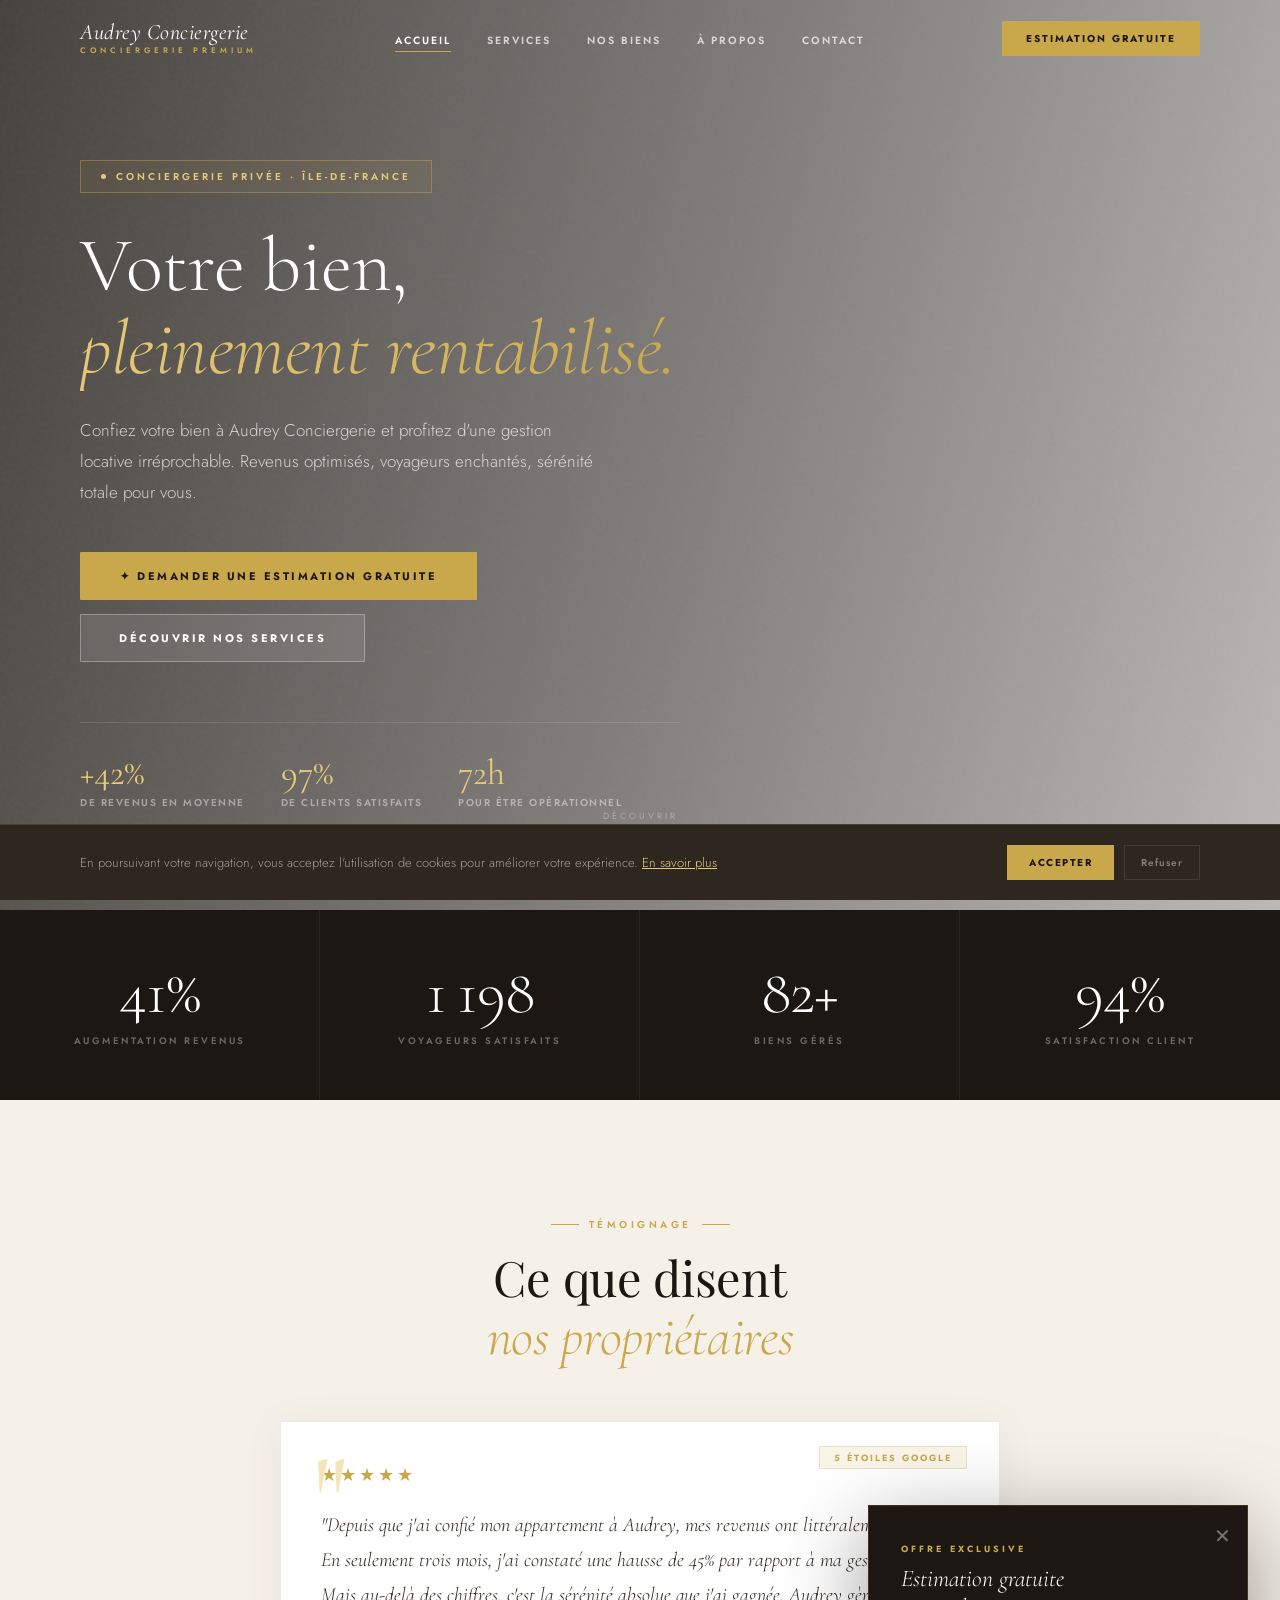
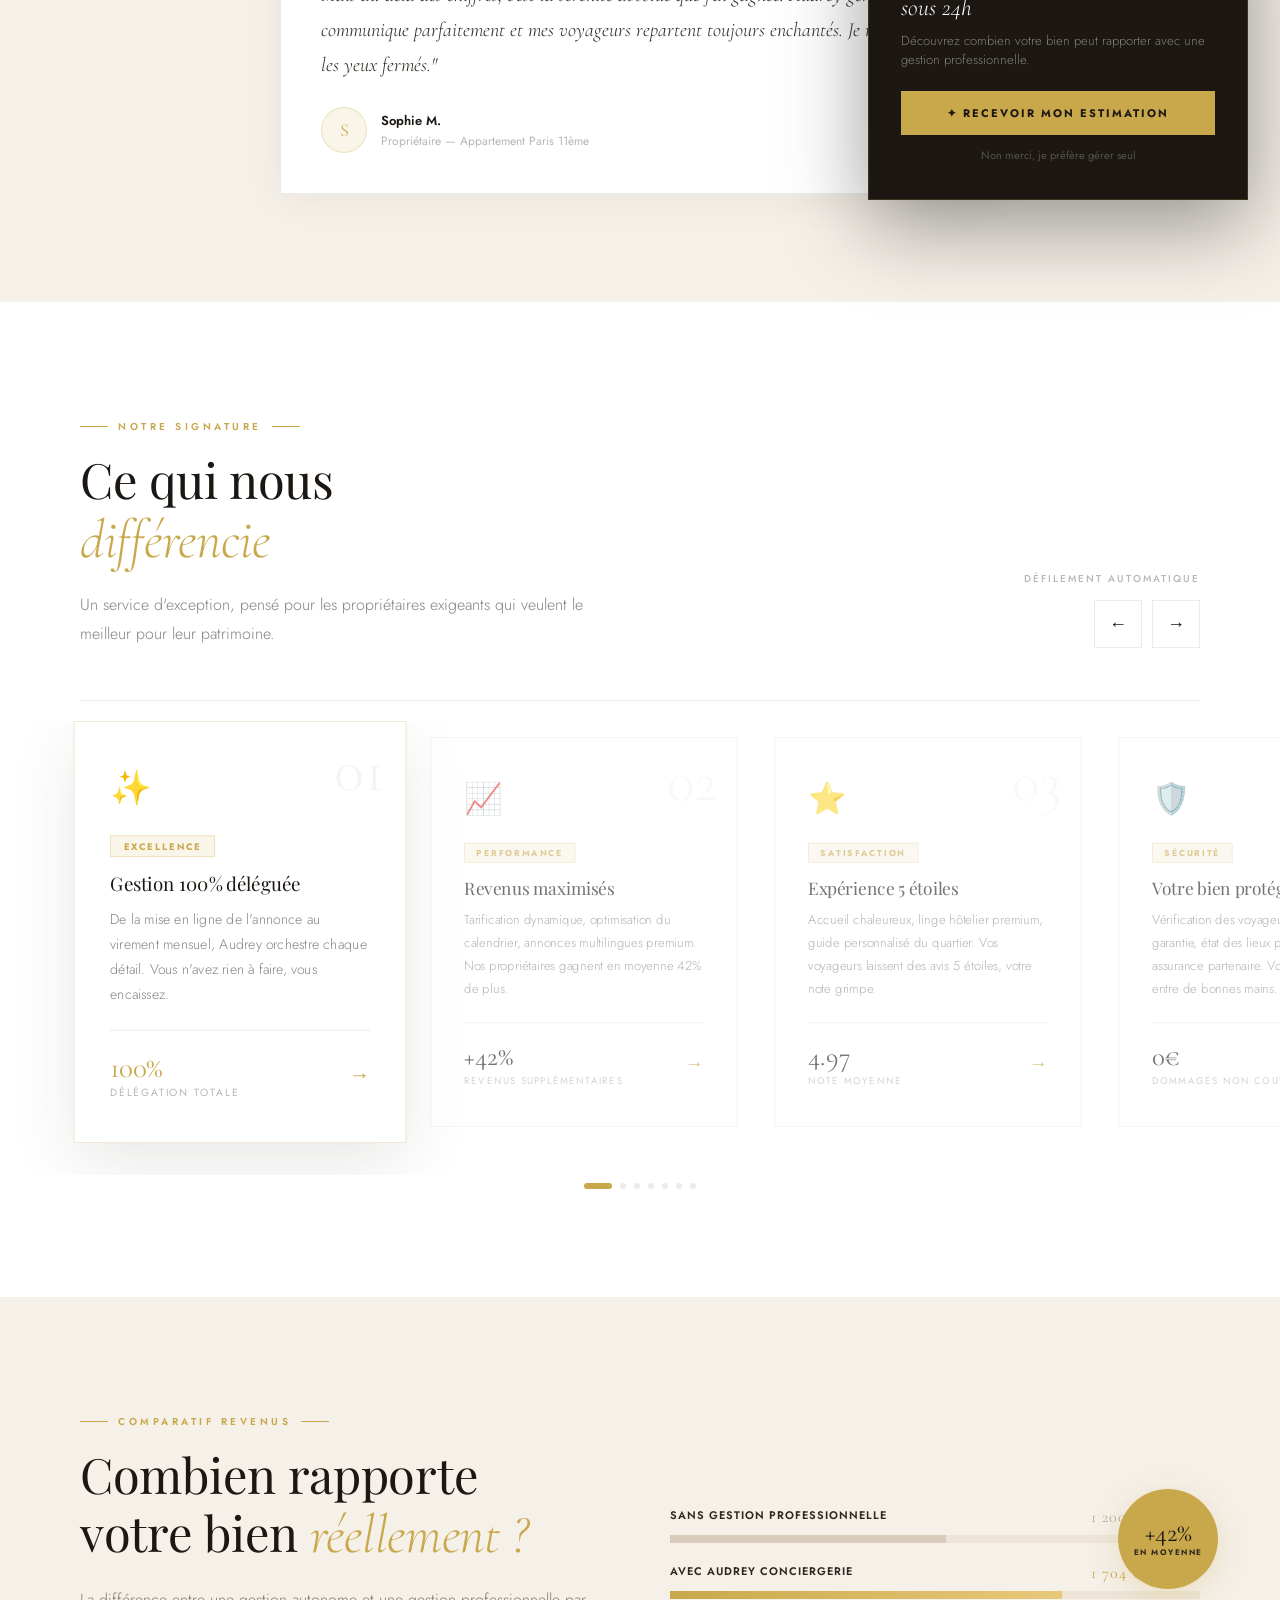
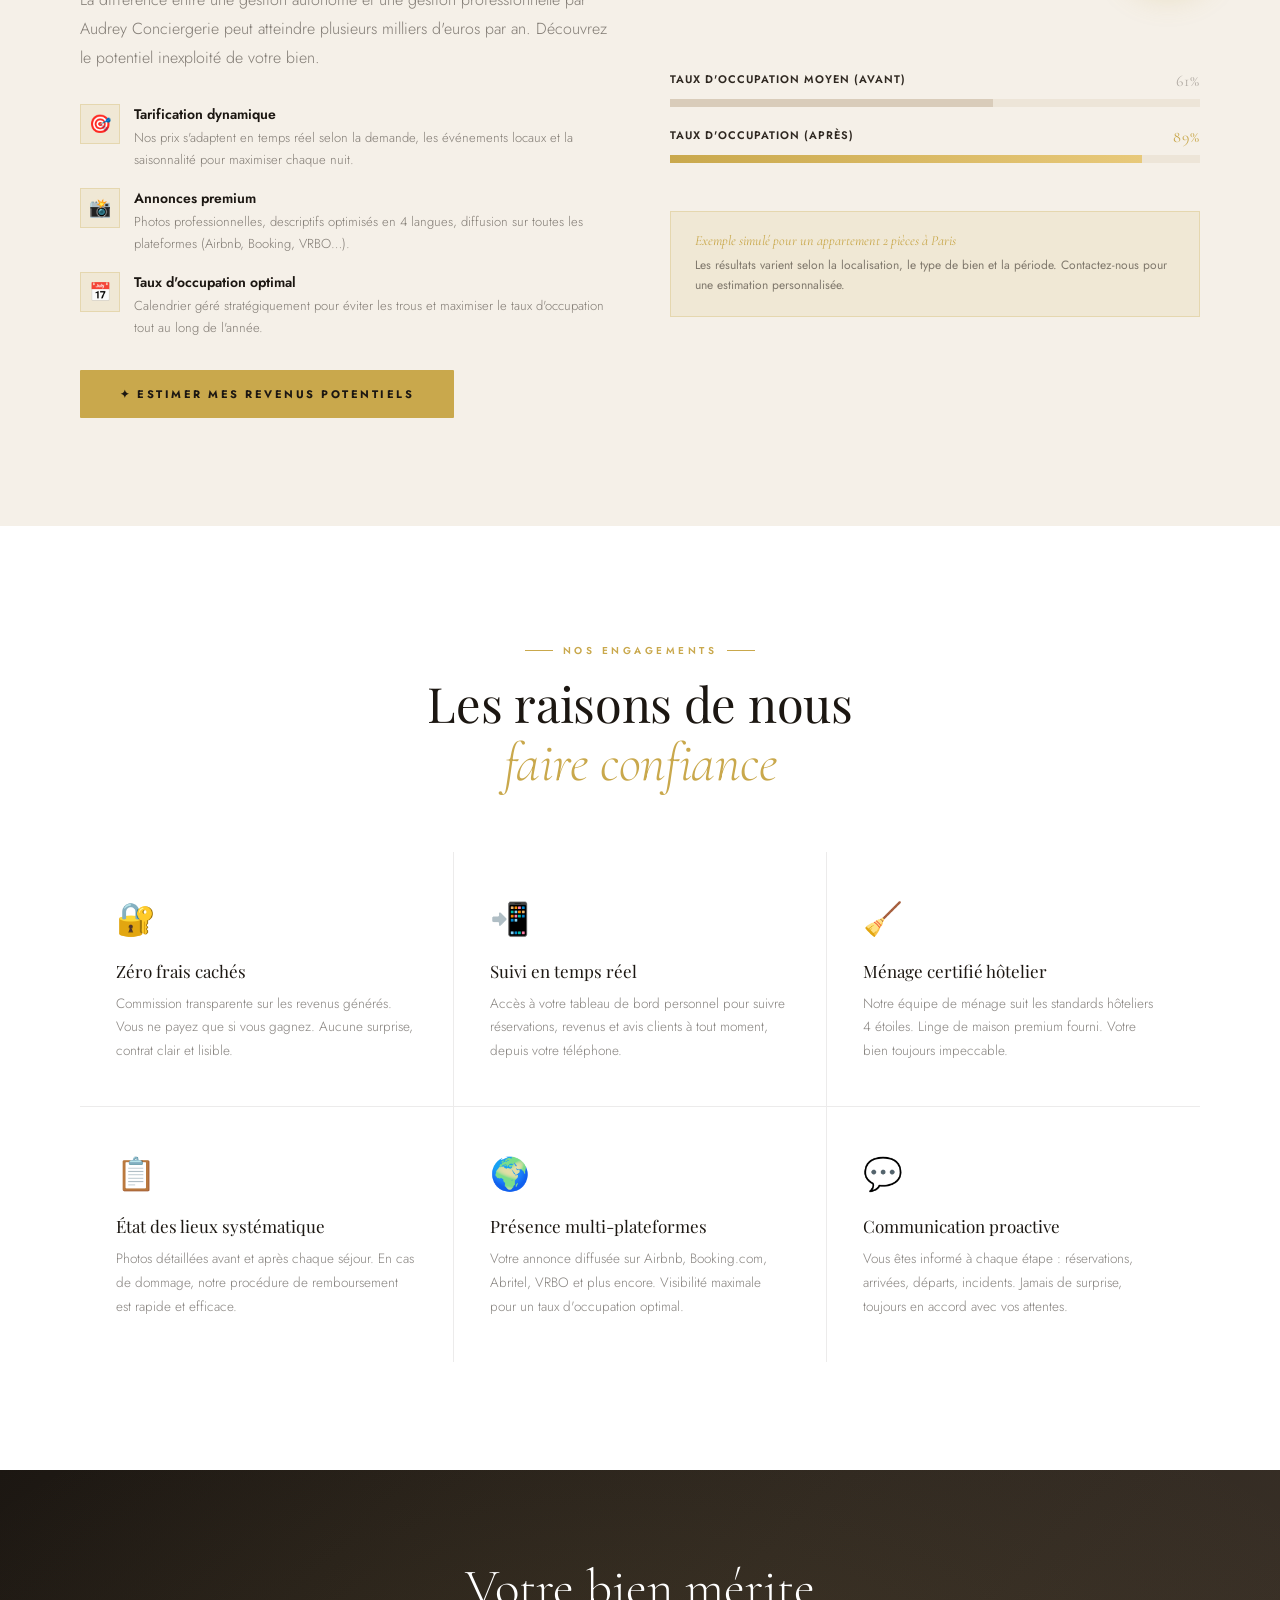
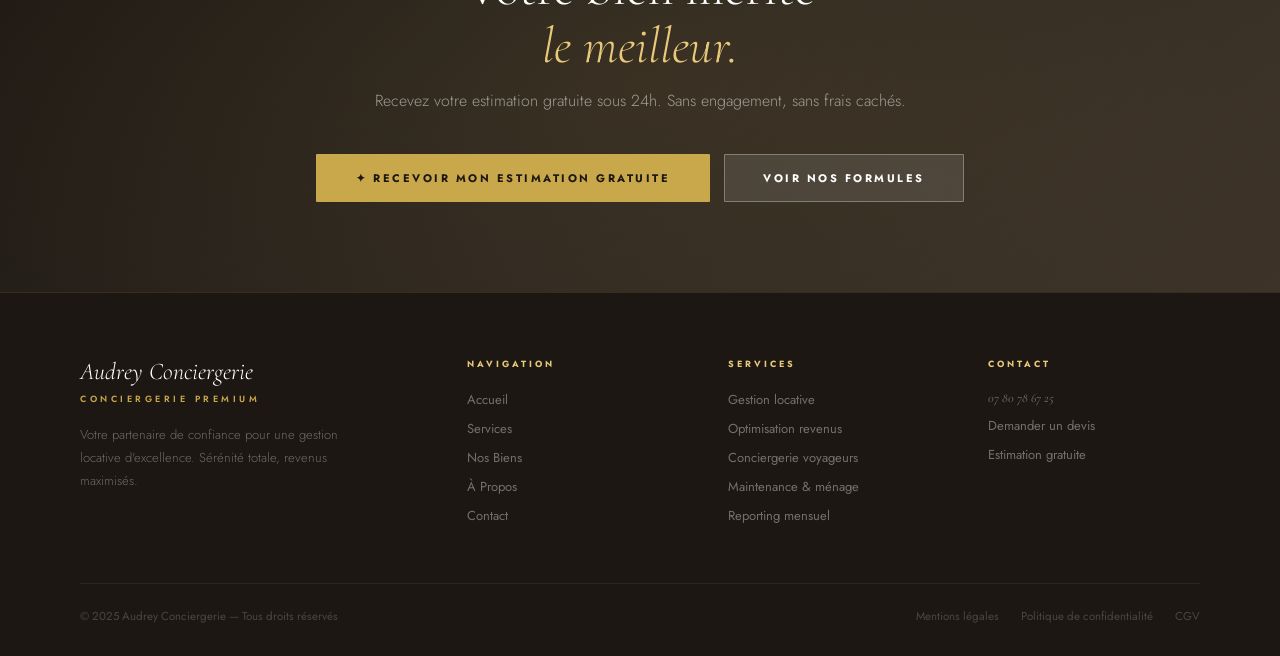
<file: index.html>
<!DOCTYPE html>
<html lang="fr">
<head>
  <meta charset="UTF-8"/>
  <meta name="viewport" content="width=device-width,initial-scale=1.0"/>
  <meta name="description" content="Audrey Conciergerie, votre partenaire de gestion locative haut de gamme. +42% de revenus en moyenne, 97% de clients satisfaits. Estimation gratuite sous 24h."/>
  <meta name="keywords" content="conciergerie, gestion locative, Airbnb, location saisonnière, revenus locatifs, conciergerie premium"/>
  <meta property="og:title" content="Audrey Conciergerie — Gestion Locative Premium & Maximisation des Revenus"/>
  <meta property="og:description" content="Audrey Conciergerie, votre partenaire de gestion locative haut de gamme. +42% de revenus en moyenne, 97% de clients satisfaits. Estimation gratuite sous 24h."/>
  <meta property="og:type" content="website"/>
  <title>Audrey Conciergerie — Gestion Locative Premium & Maximisation des Revenus</title>
  <link rel="stylesheet" href="style.css"/>
</head>
<body>
<!-- ── Navigation ── -->
<nav id="NAV" class="top">
  <a class="nav-logo" href="index.html">
    <div class="nav-logo-name">Audrey Conciergerie</div>
    <div class="nav-logo-sub">Conciergerie Premium</div>
  </a>
  <ul class="nav-links"><li><a href="index.html" class="active">Accueil</a></li><li><a href="services.html">Services</a></li><li><a href="biens.html">Nos Biens</a></li><li><a href="apropos.html">À Propos</a></li><li><a href="contact.html">Contact</a></li></ul>
  <a href="contact.html" class="nav-cta">Estimation gratuite</a>
  <button class="nav-burger" onclick="openMob()"><span></span><span></span><span></span></button>
</nav>
<!-- ── Mobile menu ── -->
<div id="MOB">
  <button class="mob-close" onclick="closeMob()">✕</button>
  <a href="index.html" onclick="closeMob()">Accueil</a>
  <a href="services.html" onclick="closeMob()">Services</a>
  <a href="biens.html" onclick="closeMob()">Nos Biens</a>
  <a href="apropos.html" onclick="closeMob()">À Propos</a>
  <a href="contact.html" onclick="closeMob()">Contact</a>
  <a href="tel:+33780786725" class="mob-phone">07 80 78 67 25</a>
</div>
<!-- ── Popup devis ── -->
<div class="popup-ov" id="POPUP_OV"></div>
<div class="popup-box" id="POPUP">
  <button class="popup-close" id="POPUP_CLOSE">✕</button>
  <div class="popup-tag">Offre Exclusive</div>
  <div class="popup-title">Estimation gratuite<br/>sous 24h</div>
  <div class="popup-sub">Découvrez combien votre bien peut rapporter avec une gestion professionnelle.</div>
  <a href="contact.html" class="popup-btn">✦ Recevoir mon estimation</a>
  <div class="popup-dismiss" id="POPUP_DISMISS">Non merci, je préfère gérer seul</div>
</div>
<!-- ── Bannière cookies ── -->
<div id="COOKIE">
  <p class="cookie-text">
    En poursuivant votre navigation, vous acceptez l'utilisation de cookies pour améliorer votre expérience.
    <a href="#">En savoir plus</a>
  </p>
  <div class="cookie-actions">
    <button class="cookie-accept" id="COOKIE_ACCEPT">Accepter</button>
    <button class="cookie-refuse" id="COOKIE_REFUSE">Refuser</button>
  </div>
</div>

<!-- ══ HERO ══ -->
<!-- REMPLACER PAR IMAGE RÉELLE DU CLIENT DEPUIS GOOGLE -->
<section class="hero">
  <div class="hero-bg"></div>
  <div class="hero-overlay"></div>
  <div class="hero-grain"></div>
  <div class="hero-content rv">
    <div class="hero-badge"><div class="hero-badge-dot"></div>Conciergerie Privée · Île-de-France</div>
    <h1 class="hero-title">
      Votre bien,<br/>
      <em>pleinement rentabilisé.</em>
    </h1>
    <p class="hero-sub">
      Confiez votre bien à Audrey Conciergerie et profitez d'une gestion locative irréprochable.
      Revenus optimisés, voyageurs enchantés, sérénité totale pour vous.
    </p>
    <div class="hero-actions">
      <a href="contact.html" class="btn-or"><span>✦ Demander une estimation gratuite</span></a>
      <a href="services.html" class="btn-wh"><span>Découvrir nos services</span></a>
    </div>
    <div class="hero-stats">
      <div>
        <div class="hero-stat-val">+42%</div>
        <div class="hero-stat-lbl">de revenus en moyenne</div>
      </div>
      <div>
        <div class="hero-stat-val">97%</div>
        <div class="hero-stat-lbl">de clients satisfaits</div>
      </div>
      <div>
        <div class="hero-stat-val">72h</div>
        <div class="hero-stat-lbl">pour être opérationnel</div>
      </div>
    </div>
  </div>
  <div class="hero-scroll">
    <span>Découvrir</span>
    <div class="hero-scroll-line"></div>
  </div>
</section>

<!-- ══ COMPTEURS ══ -->
<div class="counters-band">
  <div class="counter-item rv">
    <div class="counter-val"><span data-target="42" data-suffix="%">0%</span></div>
    <div class="counter-lbl">Augmentation revenus</div>
  </div>
  <div class="counter-item rv">
    <div class="counter-val"><span data-target="1240" data-suffix="">0</span></div>
    <div class="counter-lbl">Voyageurs satisfaits</div>
  </div>
  <div class="counter-item rv">
    <div class="counter-val"><span data-target="85" data-suffix="+">0+</span></div>
    <div class="counter-lbl">Biens gérés</div>
  </div>
  <div class="counter-item rv">
    <div class="counter-val"><span data-target="97" data-suffix="%">0%</span></div>
    <div class="counter-lbl">Satisfaction client</div>
  </div>
</div>

<!-- ══ AVIS CLIENT ══ -->
<section class="section section-beige">
  <div class="section-center">
    <div class="s-tag rv">Témoignage</div>
    <h2 class="s-title rv">Ce que disent<br/><em>nos propriétaires</em></h2>
  </div>
  <div style="margin-top:52px">
    <div class="review-card rv-s">
      <div class="review-badge">5 étoiles Google</div>
      <div class="review-stars">★★★★★</div>
      <p class="review-text">
        "Depuis que j'ai confié mon appartement à Audrey, mes revenus ont littéralement explosé.
        En seulement trois mois, j'ai constaté une hausse de 45% par rapport à ma gestion seule.
        Mais au-delà des chiffres, c'est la sérénité absolue que j'ai gagnée. Audrey gère tout,
        communique parfaitement et mes voyageurs repartent toujours enchantés. Je recommande
        les yeux fermés."
      </p>
      <div style="display:flex;align-items:center;gap:14px">
        <div style="width:46px;height:46px;background:var(--or4);border:1px solid var(--bdor);border-radius:50%;display:flex;align-items:center;justify-content:center;font-family:var(--fd);font-size:18px;color:var(--or)">S</div>
        <div>
          <div class="review-author-name">Sophie M.</div>
          <div class="review-author-sub">Propriétaire — Appartement Paris 11ème</div>
        </div>
      </div>
    </div>
  </div>
</section>

<!-- ══ CAROUSEL CE QUI NOUS DIFFÉRENCIE ══ -->
<section class="diff-sec">
  <div class="diff-header">
    <div>
      <div class="s-tag rv">Notre signature</div>
      <h2 class="s-title rv">Ce qui nous<br/><em>différencie</em></h2>
      <p class="s-desc rv">Un service d'exception, pensé pour les propriétaires exigeants qui veulent le meilleur pour leur patrimoine.</p>
    </div>
    <div class="diff-nav-row rv">
      <div class="diff-hint">Défilement automatique</div>
      <div class="diff-arrows">
        <button class="diff-arrow" id="DIFF_PREV">←</button>
        <button class="diff-arrow" id="DIFF_NEXT">→</button>
      </div>
    </div>
  </div>
  <div class="diff-progress-bar"><div class="diff-progress-fill" id="DIFF_PROG"></div></div>
  <div class="diff-track" id="DIFF_TRACK">

    <div class="diff-card">
      <div class="diff-card-num">01</div>
      <div class="diff-card-icon">✨</div>
      <div class="diff-card-chip">Excellence</div>
      <div class="diff-card-title">Gestion 100% déléguée</div>
      <p class="diff-card-desc">De la mise en ligne de l'annonce au virement mensuel, Audrey orchestre chaque détail. Vous n'avez rien à faire, vous encaissez.</p>
      <div class="diff-card-metric">
        <div><div class="diff-metric-val">100%</div><div class="diff-metric-lbl">Délégation totale</div></div>
        <div style="color:var(--or);font-size:20px">→</div>
      </div>
    </div>

    <div class="diff-card">
      <div class="diff-card-num">02</div>
      <div class="diff-card-icon">📈</div>
      <div class="diff-card-chip">Performance</div>
      <div class="diff-card-title">Revenus maximisés</div>
      <p class="diff-card-desc">Tarification dynamique, optimisation du calendrier, annonces multilingues premium. Nos propriétaires gagnent en moyenne 42% de plus.</p>
      <div class="diff-card-metric">
        <div><div class="diff-metric-val">+42%</div><div class="diff-metric-lbl">Revenus supplémentaires</div></div>
        <div style="color:var(--or);font-size:20px">→</div>
      </div>
    </div>

    <div class="diff-card">
      <div class="diff-card-num">03</div>
      <div class="diff-card-icon">⭐</div>
      <div class="diff-card-chip">Satisfaction</div>
      <div class="diff-card-title">Expérience 5 étoiles</div>
      <p class="diff-card-desc">Accueil chaleureux, linge hôtelier premium, guide personnalisé du quartier. Vos voyageurs laissent des avis 5 étoiles, votre note grimpe.</p>
      <div class="diff-card-metric">
        <div><div class="diff-metric-val">4.97</div><div class="diff-metric-lbl">Note moyenne</div></div>
        <div style="color:var(--or);font-size:20px">→</div>
      </div>
    </div>

    <div class="diff-card">
      <div class="diff-card-num">04</div>
      <div class="diff-card-icon">🛡️</div>
      <div class="diff-card-chip">Sécurité</div>
      <div class="diff-card-title">Votre bien protégé</div>
      <p class="diff-card-desc">Vérification des voyageurs, dépôt de garantie, état des lieux photographique, assurance partenaire. Votre patrimoine est entre de bonnes mains.</p>
      <div class="diff-card-metric">
        <div><div class="diff-metric-val">0€</div><div class="diff-metric-lbl">Dommages non couverts</div></div>
        <div style="color:var(--or);font-size:20px">→</div>
      </div>
    </div>

    <div class="diff-card">
      <div class="diff-card-num">05</div>
      <div class="diff-card-icon">📊</div>
      <div class="diff-card-chip">Transparence</div>
      <div class="diff-card-title">Reporting mensuel détaillé</div>
      <p class="diff-card-desc">Rapport complet chaque mois : taux d'occupation, revenus générés, avis reçus, interventions effectuées. Zéro surprise, totale clarté.</p>
      <div class="diff-card-metric">
        <div><div class="diff-metric-val">12×</div><div class="diff-metric-lbl">Rapports par an</div></div>
        <div style="color:var(--or);font-size:20px">→</div>
      </div>
    </div>

    <div class="diff-card">
      <div class="diff-card-num">06</div>
      <div class="diff-card-icon">⚡</div>
      <div class="diff-card-chip">Réactivité</div>
      <div class="diff-card-title">Disponible 7j/7</div>
      <p class="diff-card-desc">Une urgence à 22h ? Un voyageur qui a oublié ses clés ? Audrey est joignable et réactive à tout moment. Vos voyageurs ne sont jamais seuls.</p>
      <div class="diff-card-metric">
        <div><div class="diff-metric-val">7j/7</div><div class="diff-metric-lbl">Disponibilité</div></div>
        <div style="color:var(--or);font-size:20px">→</div>
      </div>
    </div>

    <div class="diff-card">
      <div class="diff-card-num">07</div>
      <div class="diff-card-icon">🤝</div>
      <div class="diff-card-chip">Relation</div>
      <div class="diff-card-title">Une interlocutrice dédiée</div>
      <p class="diff-card-desc">Pas de call center, pas de rotation. Audrey connaît votre bien par cœur et vous répond personnellement. Une vraie relation de confiance.</p>
      <div class="diff-card-metric">
        <div><div class="diff-metric-val">1</div><div class="diff-metric-lbl">Interlocutrice dédiée</div></div>
        <div style="color:var(--or);font-size:20px">→</div>
      </div>
    </div>

  </div>
  <div class="diff-dots" id="DIFF_DOTS"></div>
</section>

<!-- ══ REVENUS AVANT / APRÈS ══ -->
<section class="section section-beige">
  <div class="revenue-grid">
    <div class="rv-l">
      <div class="s-tag">Comparatif revenus</div>
      <h2 class="s-title">Combien rapporte<br/>votre bien <em>réellement ?</em></h2>
      <p class="s-desc">La différence entre une gestion autonome et une gestion professionnelle par Audrey Conciergerie peut atteindre plusieurs milliers d'euros par an. Découvrez le potentiel inexploité de votre bien.</p>
      <div class="revenue-features">
        <div class="rev-feature">
          <div class="rev-feature-icon">🎯</div>
          <div><div class="rev-feature-name">Tarification dynamique</div><div class="rev-feature-desc">Nos prix s'adaptent en temps réel selon la demande, les événements locaux et la saisonnalité pour maximiser chaque nuit.</div></div>
        </div>
        <div class="rev-feature">
          <div class="rev-feature-icon">📸</div>
          <div><div class="rev-feature-name">Annonces premium</div><div class="rev-feature-desc">Photos professionnelles, descriptifs optimisés en 4 langues, diffusion sur toutes les plateformes (Airbnb, Booking, VRBO…).</div></div>
        </div>
        <div class="rev-feature">
          <div class="rev-feature-icon">📅</div>
          <div><div class="rev-feature-name">Taux d'occupation optimal</div><div class="rev-feature-desc">Calendrier géré stratégiquement pour éviter les trous et maximiser le taux d'occupation tout au long de l'année.</div></div>
        </div>
      </div>
      <div style="margin-top:32px">
        <a href="contact.html" class="btn-or"><span>✦ Estimer mes revenus potentiels</span></a>
      </div>
    </div>
    <div class="rv-r">
      <div class="revenue-visual">
        <div class="rev-badge">
          <div class="rev-badge-val">+42%</div>
          <div class="rev-badge-lbl">en moyenne</div>
        </div>
        <div class="revenue-bars">
          <div class="rev-bar-row">
            <div class="rev-bar-label">
              <span>Sans gestion professionnelle</span>
              <span class="val" style="color:var(--txl)">1 200 € / mois</span>
            </div>
            <div class="rev-bar-track"><div class="rev-bar-fill before" data-width="52%"></div></div>
          </div>
          <div class="rev-bar-row">
            <div class="rev-bar-label">
              <span>Avec Audrey Conciergerie</span>
              <span class="val" style="color:var(--or)">1 704 € / mois</span>
            </div>
            <div class="rev-bar-track"><div class="rev-bar-fill after" data-width="74%"></div></div>
          </div>
          <div style="height:32px"></div>
          <div class="rev-bar-row">
            <div class="rev-bar-label">
              <span>Taux d'occupation moyen (avant)</span>
              <span class="val" style="color:var(--txl)">61%</span>
            </div>
            <div class="rev-bar-track"><div class="rev-bar-fill before" data-width="61%"></div></div>
          </div>
          <div class="rev-bar-row">
            <div class="rev-bar-label">
              <span>Taux d'occupation (après)</span>
              <span class="val" style="color:var(--or)">89%</span>
            </div>
            <div class="rev-bar-track"><div class="rev-bar-fill after" data-width="89%"></div></div>
          </div>
          <div style="margin-top:28px;padding:20px 24px;background:var(--or4);border:1px solid var(--bdor)">
            <div style="font-family:var(--fd);font-size:14px;color:var(--or);font-style:italic;margin-bottom:6px">Exemple simulé pour un appartement 2 pièces à Paris</div>
            <div style="font-size:12px;color:var(--txm);line-height:1.7">Les résultats varient selon la localisation, le type de bien et la période. Contactez-nous pour une estimation personnalisée.</div>
          </div>
        </div>
      </div>
    </div>
  </div>
</section>

<!-- ══ SECTION CONFIANCE ══ -->
<section class="section">
  <div class="section-center">
    <div class="s-tag rv">Nos engagements</div>
    <h2 class="s-title rv">Les raisons de nous<br/><em>faire confiance</em></h2>
  </div>
  <div class="trust-grid">
    <div class="trust-item rv-s">
      <div class="trust-icon">🔐</div>
      <div class="trust-title">Zéro frais cachés</div>
      <p class="trust-desc">Commission transparente sur les revenus générés. Vous ne payez que si vous gagnez. Aucune surprise, contrat clair et lisible.</p>
    </div>
    <div class="trust-item rv-s">
      <div class="trust-icon">📲</div>
      <div class="trust-title">Suivi en temps réel</div>
      <p class="trust-desc">Accès à votre tableau de bord personnel pour suivre réservations, revenus et avis clients à tout moment, depuis votre téléphone.</p>
    </div>
    <div class="trust-item rv-s">
      <div class="trust-icon">🧹</div>
      <div class="trust-title">Ménage certifié hôtelier</div>
      <p class="trust-desc">Notre équipe de ménage suit les standards hôteliers 4 étoiles. Linge de maison premium fourni. Votre bien toujours impeccable.</p>
    </div>
    <div class="trust-item rv-s">
      <div class="trust-icon">📋</div>
      <div class="trust-title">État des lieux systématique</div>
      <p class="trust-desc">Photos détaillées avant et après chaque séjour. En cas de dommage, notre procédure de remboursement est rapide et efficace.</p>
    </div>
    <div class="trust-item rv-s">
      <div class="trust-icon">🌍</div>
      <div class="trust-title">Présence multi-plateformes</div>
      <p class="trust-desc">Votre annonce diffusée sur Airbnb, Booking.com, Abritel, VRBO et plus encore. Visibilité maximale pour un taux d'occupation optimal.</p>
    </div>
    <div class="trust-item rv-s">
      <div class="trust-icon">💬</div>
      <div class="trust-title">Communication proactive</div>
      <p class="trust-desc">Vous êtes informé à chaque étape : réservations, arrivées, départs, incidents. Jamais de surprise, toujours en accord avec vos attentes.</p>
    </div>
  </div>
</section>

<!-- ══ CTA FINAL ══ -->
<div class="cta-band">
  <div class="cta-band-content rv">
    <h2>Votre bien mérite<br/><em>le meilleur.</em></h2>
    <p>Recevez votre estimation gratuite sous 24h. Sans engagement, sans frais cachés.</p>
    <div class="cta-band-actions">
      <a href="contact.html" class="btn-or"><span>✦ Recevoir mon estimation gratuite</span></a>
      <a href="services.html" class="btn-wh"><span>Voir nos formules</span></a>
    </div>
  </div>
</div>

<!-- ── Footer ── -->
<footer>
  <div class="footer-grid">
    <div>
      <div class="footer-brand-name">Audrey Conciergerie</div>
      <div class="footer-brand-sub">Conciergerie Premium</div>
      <p class="footer-brand-desc">Votre partenaire de confiance pour une gestion locative d'excellence. Sérénité totale, revenus maximisés.</p>
    </div>
    <div class="footer-col">
      <h4>Navigation</h4>
      <a href="index.html">Accueil</a>
      <a href="services.html">Services</a>
      <a href="biens.html">Nos Biens</a>
      <a href="apropos.html">À Propos</a>
      <a href="contact.html">Contact</a>
    </div>
    <div class="footer-col">
      <h4>Services</h4>
      <a href="services.html">Gestion locative</a>
      <a href="services.html">Optimisation revenus</a>
      <a href="services.html">Conciergerie voyageurs</a>
      <a href="services.html">Maintenance & ménage</a>
      <a href="services.html">Reporting mensuel</a>
    </div>
    <div class="footer-col">
      <h4>Contact</h4>
      <a href="tel:+33780786725" class="footer-phone">07 80 78 67 25</a>
      <a href="contact.html">Demander un devis</a>
      <a href="contact.html">Estimation gratuite</a>
    </div>
  </div>
  <div class="footer-bottom">
    <span class="footer-copy">© 2025 Audrey Conciergerie — Tous droits réservés</span>
    <div class="footer-legal">
      <a href="#">Mentions légales</a>
      <a href="#">Politique de confidentialité</a>
      <a href="#">CGV</a>
    </div>
  </div>
</footer>
<script src="script.js"></script>
</body>
</html>
</file>
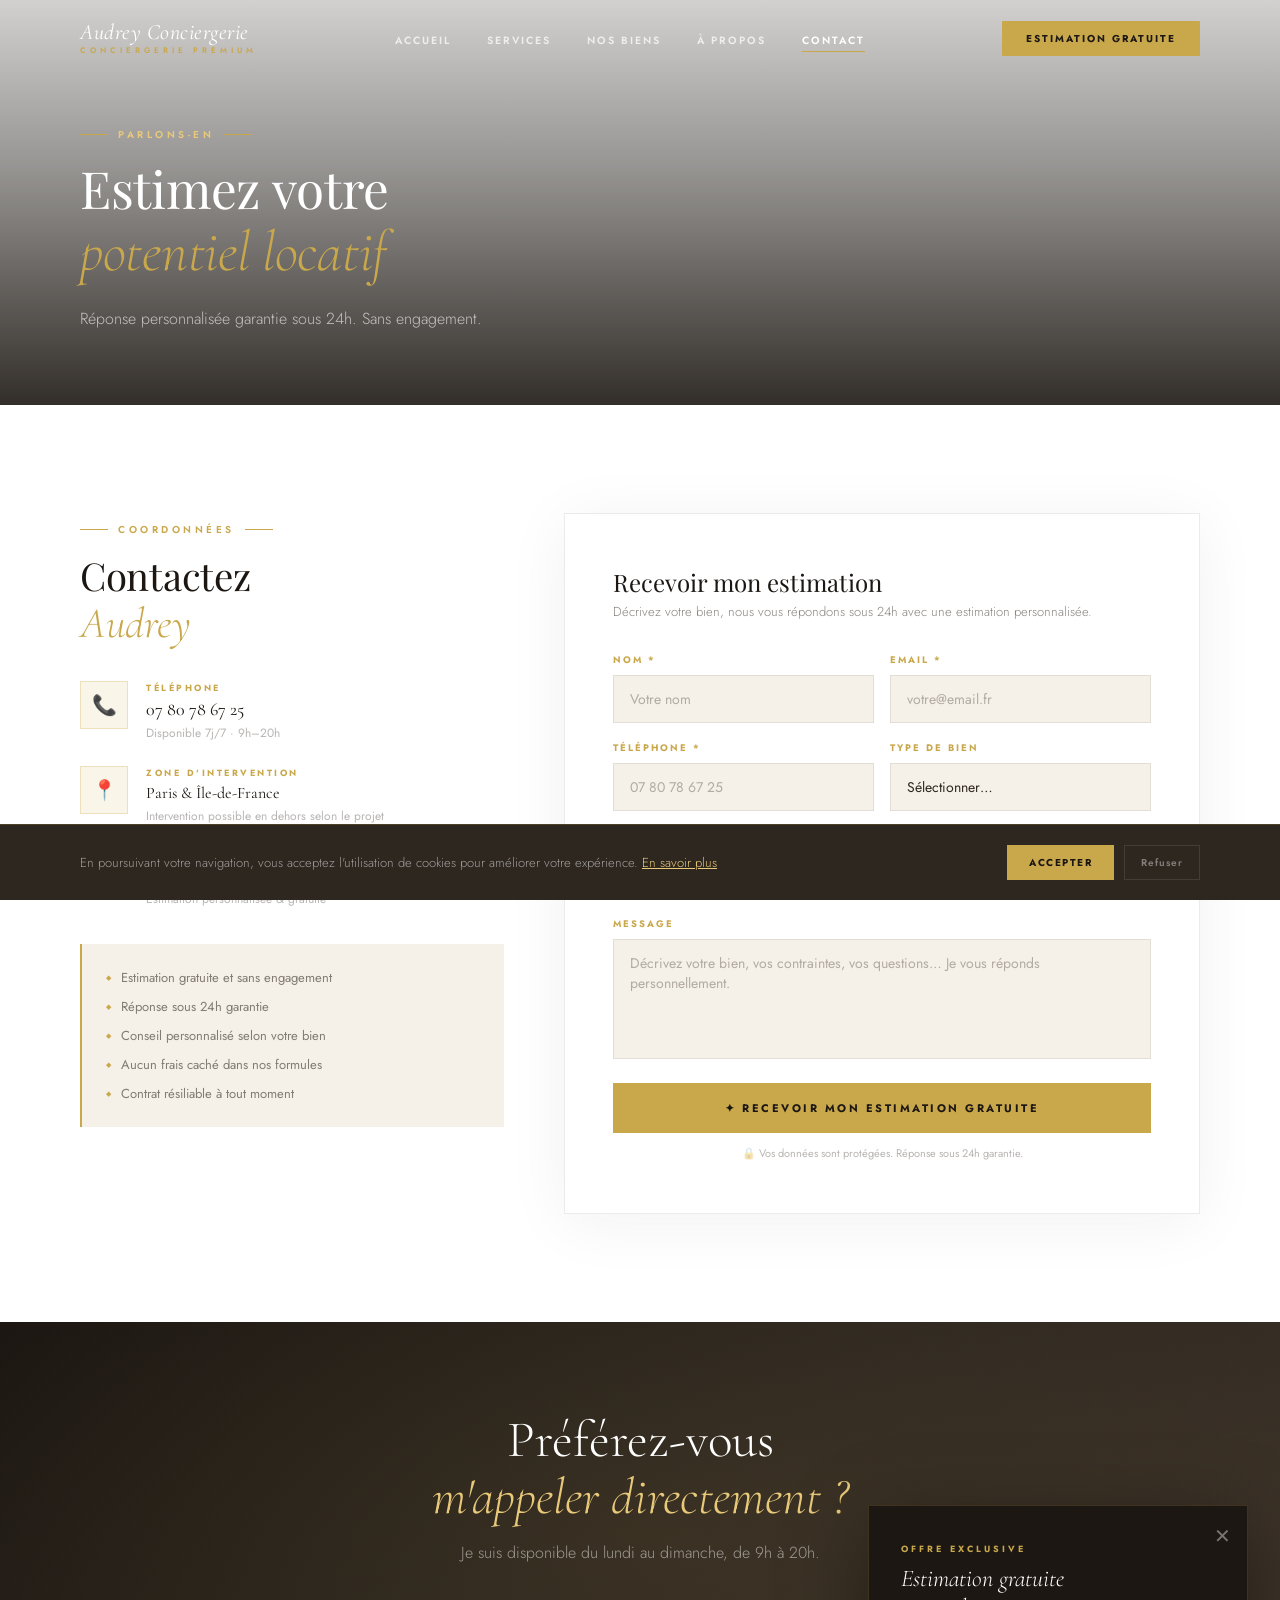
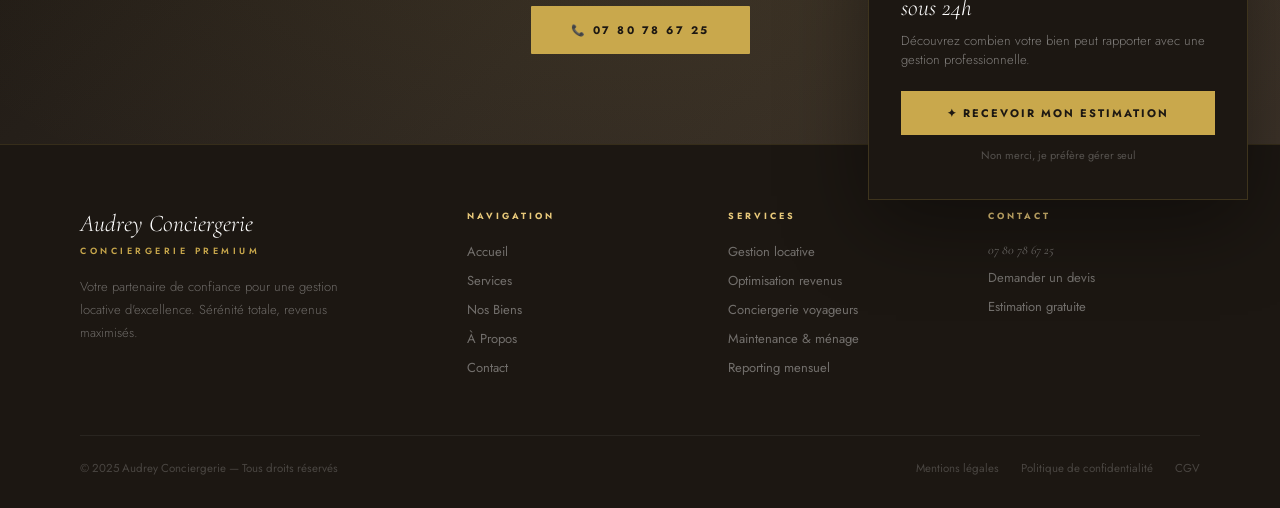
<file: contact.html>
<!DOCTYPE html>
<html lang="fr">
<head>
  <meta charset="UTF-8"/>
  <meta name="viewport" content="width=device-width,initial-scale=1.0"/>
  <meta name="description" content="Contactez Audrey Conciergerie pour une estimation gratuite de vos revenus locatifs. Formulaire de contact, téléphone et réponse garantie sous 24h."/>
  <meta name="keywords" content="conciergerie, gestion locative, Airbnb, location saisonnière, revenus locatifs, conciergerie premium"/>
  <meta property="og:title" content="Contact — Audrey Conciergerie | Estimation Gratuite Sous 24h"/>
  <meta property="og:description" content="Contactez Audrey Conciergerie pour une estimation gratuite de vos revenus locatifs. Formulaire de contact, téléphone et réponse garantie sous 24h."/>
  <meta property="og:type" content="website"/>
  <title>Contact — Audrey Conciergerie | Estimation Gratuite Sous 24h</title>
  <link rel="stylesheet" href="style.css"/>
</head>
<body>
<!-- ── Navigation ── -->
<nav id="NAV" class="top">
  <a class="nav-logo" href="index.html">
    <div class="nav-logo-name">Audrey Conciergerie</div>
    <div class="nav-logo-sub">Conciergerie Premium</div>
  </a>
  <ul class="nav-links"><li><a href="index.html">Accueil</a></li><li><a href="services.html">Services</a></li><li><a href="biens.html">Nos Biens</a></li><li><a href="apropos.html">À Propos</a></li><li><a href="contact.html" class="active">Contact</a></li></ul>
  <a href="contact.html" class="nav-cta">Estimation gratuite</a>
  <button class="nav-burger" onclick="openMob()"><span></span><span></span><span></span></button>
</nav>
<!-- ── Mobile menu ── -->
<div id="MOB">
  <button class="mob-close" onclick="closeMob()">✕</button>
  <a href="index.html" onclick="closeMob()">Accueil</a>
  <a href="services.html" onclick="closeMob()">Services</a>
  <a href="biens.html" onclick="closeMob()">Nos Biens</a>
  <a href="apropos.html" onclick="closeMob()">À Propos</a>
  <a href="contact.html" onclick="closeMob()">Contact</a>
  <a href="tel:+33780786725" class="mob-phone">07 80 78 67 25</a>
</div>
<!-- ── Popup devis ── -->
<div class="popup-ov" id="POPUP_OV"></div>
<div class="popup-box" id="POPUP">
  <button class="popup-close" id="POPUP_CLOSE">✕</button>
  <div class="popup-tag">Offre Exclusive</div>
  <div class="popup-title">Estimation gratuite<br/>sous 24h</div>
  <div class="popup-sub">Découvrez combien votre bien peut rapporter avec une gestion professionnelle.</div>
  <a href="contact.html" class="popup-btn">✦ Recevoir mon estimation</a>
  <div class="popup-dismiss" id="POPUP_DISMISS">Non merci, je préfère gérer seul</div>
</div>
<!-- ── Bannière cookies ── -->
<div id="COOKIE">
  <p class="cookie-text">
    En poursuivant votre navigation, vous acceptez l'utilisation de cookies pour améliorer votre expérience.
    <a href="#">En savoir plus</a>
  </p>
  <div class="cookie-actions">
    <button class="cookie-accept" id="COOKIE_ACCEPT">Accepter</button>
    <button class="cookie-refuse" id="COOKIE_REFUSE">Refuser</button>
  </div>
</div>

<!-- Page hero contact -->
<div class="page-hero" style="background-image:url('https://images.unsplash.com/photo-1497366216548-37526070297c?w=1600&q=85');min-height:45vh">
  <div class="page-hero-nav-spacer"></div>
  <div class="page-hero-content rv">
    <div class="s-tag" style="color:var(--or2)">Parlons-en</div>
    <h1 class="s-title" style="color:#fff;font-size:clamp(2rem,4vw,3.5rem)">Estimez votre<br/><em>potentiel locatif</em></h1>
    <p class="s-desc" style="color:rgba(255,255,255,.65);margin-top:16px">Réponse personnalisée garantie sous 24h. Sans engagement.</p>
  </div>
</div>

<section class="section">
  <div class="contact-grid">
    <!-- Informations de contact -->
    <div>
      <div class="s-tag rv">Coordonnées</div>
      <h2 class="s-title rv" style="font-size:clamp(1.6rem,3vw,2.4rem)">Contactez<br/><em>Audrey</em></h2>
      <div class="contact-info" style="margin-top:32px">
        <div class="contact-item rv">
          <div class="contact-item-icon">📞</div>
          <div>
            <div class="contact-item-label">Téléphone</div>
            <a href="tel:+33780786725" class="contact-phone-link">
              <div class="contact-item-val">07 80 78 67 25</div>
            </a>
            <div style="font-size:12px;color:var(--txl);margin-top:4px">Disponible 7j/7 · 9h–20h</div>
          </div>
        </div>
        <div class="contact-item rv">
          <div class="contact-item-icon">📍</div>
          <div>
            <div class="contact-item-label">Zone d'intervention</div>
            <div class="contact-item-val" style="font-size:16px">Paris & Île-de-France</div>
            <div style="font-size:12px;color:var(--txl);margin-top:4px">Intervention possible en dehors selon le projet</div>
          </div>
        </div>
        <div class="contact-item rv">
          <div class="contact-item-icon">⚡</div>
          <div>
            <div class="contact-item-label">Réponse garantie</div>
            <div class="contact-item-val" style="font-size:16px">Sous 24 heures</div>
            <div style="font-size:12px;color:var(--txl);margin-top:4px">Estimation personnalisée & gratuite</div>
          </div>
        </div>
      </div>
      <div class="contact-guarantees rv" style="margin-top:36px">
        <div class="contact-guarantee">Estimation gratuite et sans engagement</div>
        <div class="contact-guarantee">Réponse sous 24h garantie</div>
        <div class="contact-guarantee">Conseil personnalisé selon votre bien</div>
        <div class="contact-guarantee">Aucun frais caché dans nos formules</div>
        <div class="contact-guarantee">Contrat résiliable à tout moment</div>
      </div>
    </div>

    <!-- Formulaire -->
    <div class="form-box rv-r">
      <div class="form-title">Recevoir mon estimation</div>
      <div class="form-subtitle">Décrivez votre bien, nous vous répondons sous 24h avec une estimation personnalisée.</div>
      <form data-form="contact">
        <div class="form-row">
          <div class="form-group">
            <label class="form-label">Nom *</label>
            <input class="form-input" type="text" placeholder="Votre nom" required/>
          </div>
          <div class="form-group">
            <label class="form-label">Email *</label>
            <input class="form-input" type="email" placeholder="votre@email.fr" required/>
          </div>
        </div>
        <div class="form-row">
          <div class="form-group">
            <label class="form-label">Téléphone *</label>
            <input class="form-input" type="tel" placeholder="07 80 78 67 25" required/>
          </div>
          <div class="form-group">
            <label class="form-label">Type de bien</label>
            <select class="form-select">
              <option value="">Sélectionner…</option>
              <option>Studio / T1</option>
              <option>T2 / T3</option>
              <option>T4 et plus</option>
              <option>Maison</option>
              <option>Villa</option>
              <option>Autre</option>
            </select>
          </div>
        </div>
        <div class="form-row">
          <div class="form-group">
            <label class="form-label">Ville</label>
            <input class="form-input" type="text" placeholder="Paris, Versailles…"/>
          </div>
          <div class="form-group">
            <label class="form-label">Objectif</label>
            <select class="form-select">
              <option value="">Votre objectif…</option>
              <option>Maximiser mes revenus</option>
              <option>Déléguer la gestion</option>
              <option>Les deux</option>
              <option>Je souhaite un conseil</option>
            </select>
          </div>
        </div>
        <div class="form-group">
          <label class="form-label">Message</label>
          <textarea class="form-textarea" placeholder="Décrivez votre bien, vos contraintes, vos questions… Je vous réponds personnellement."></textarea>
        </div>
        <button type="submit" class="form-submit"><span>✦ Recevoir mon estimation gratuite</span></button>
        <div class="form-note">🔒 Vos données sont protégées. Réponse sous 24h garantie.</div>
        <div class="form-success">✦ Merci ! J'ai bien reçu votre demande et vous répondrai sous 24h.</div>
      </form>
    </div>
  </div>
</section>

<div class="cta-band">
  <div class="cta-band-content rv">
    <h2>Préférez-vous<br/><em>m'appeler directement ?</em></h2>
    <p>Je suis disponible du lundi au dimanche, de 9h à 20h.</p>
    <div class="cta-band-actions">
      <a href="tel:+33780786725" class="btn-or"><span>📞 07 80 78 67 25</span></a>
    </div>
  </div>
</div>

<!-- ── Footer ── -->
<footer>
  <div class="footer-grid">
    <div>
      <div class="footer-brand-name">Audrey Conciergerie</div>
      <div class="footer-brand-sub">Conciergerie Premium</div>
      <p class="footer-brand-desc">Votre partenaire de confiance pour une gestion locative d'excellence. Sérénité totale, revenus maximisés.</p>
    </div>
    <div class="footer-col">
      <h4>Navigation</h4>
      <a href="index.html">Accueil</a>
      <a href="services.html">Services</a>
      <a href="biens.html">Nos Biens</a>
      <a href="apropos.html">À Propos</a>
      <a href="contact.html">Contact</a>
    </div>
    <div class="footer-col">
      <h4>Services</h4>
      <a href="services.html">Gestion locative</a>
      <a href="services.html">Optimisation revenus</a>
      <a href="services.html">Conciergerie voyageurs</a>
      <a href="services.html">Maintenance & ménage</a>
      <a href="services.html">Reporting mensuel</a>
    </div>
    <div class="footer-col">
      <h4>Contact</h4>
      <a href="tel:+33780786725" class="footer-phone">07 80 78 67 25</a>
      <a href="contact.html">Demander un devis</a>
      <a href="contact.html">Estimation gratuite</a>
    </div>
  </div>
  <div class="footer-bottom">
    <span class="footer-copy">© 2025 Audrey Conciergerie — Tous droits réservés</span>
    <div class="footer-legal">
      <a href="#">Mentions légales</a>
      <a href="#">Politique de confidentialité</a>
      <a href="#">CGV</a>
    </div>
  </div>
</footer>
<script src="script.js"></script>
</body>
</html>
</file>
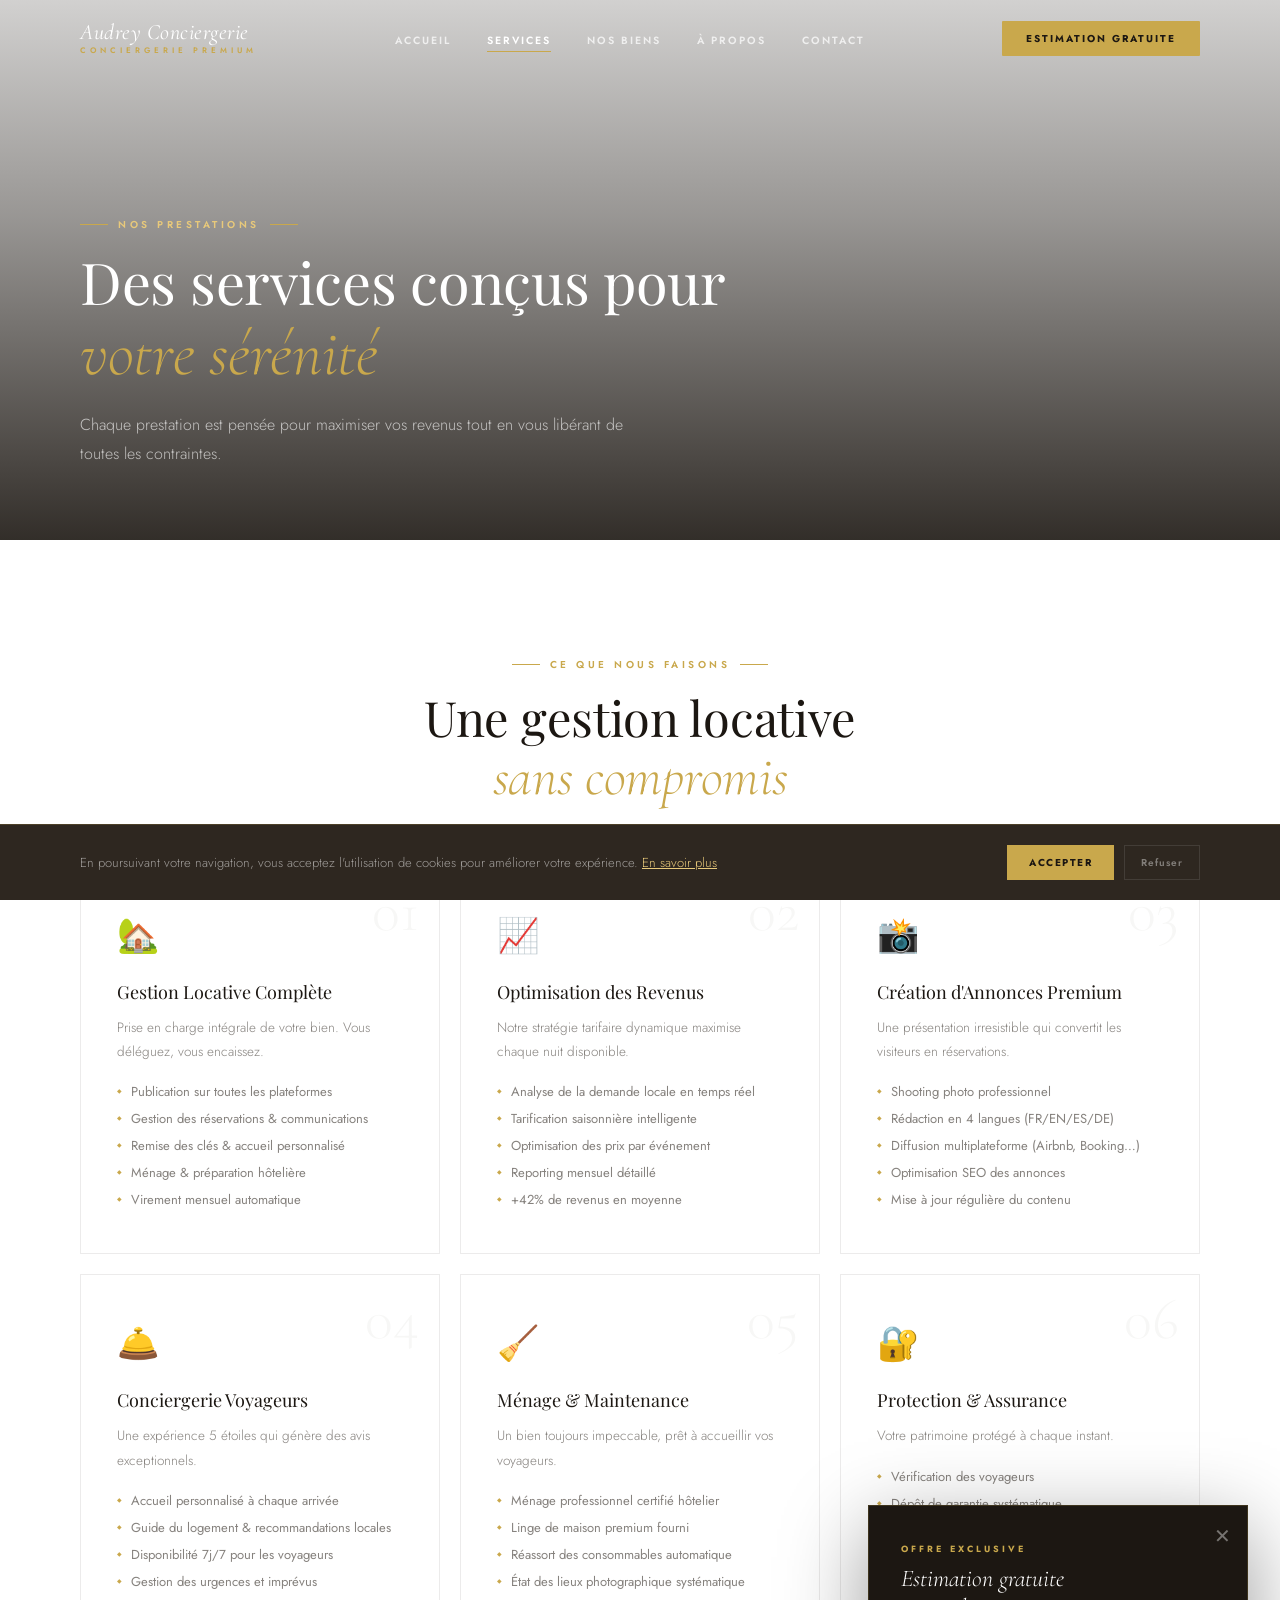
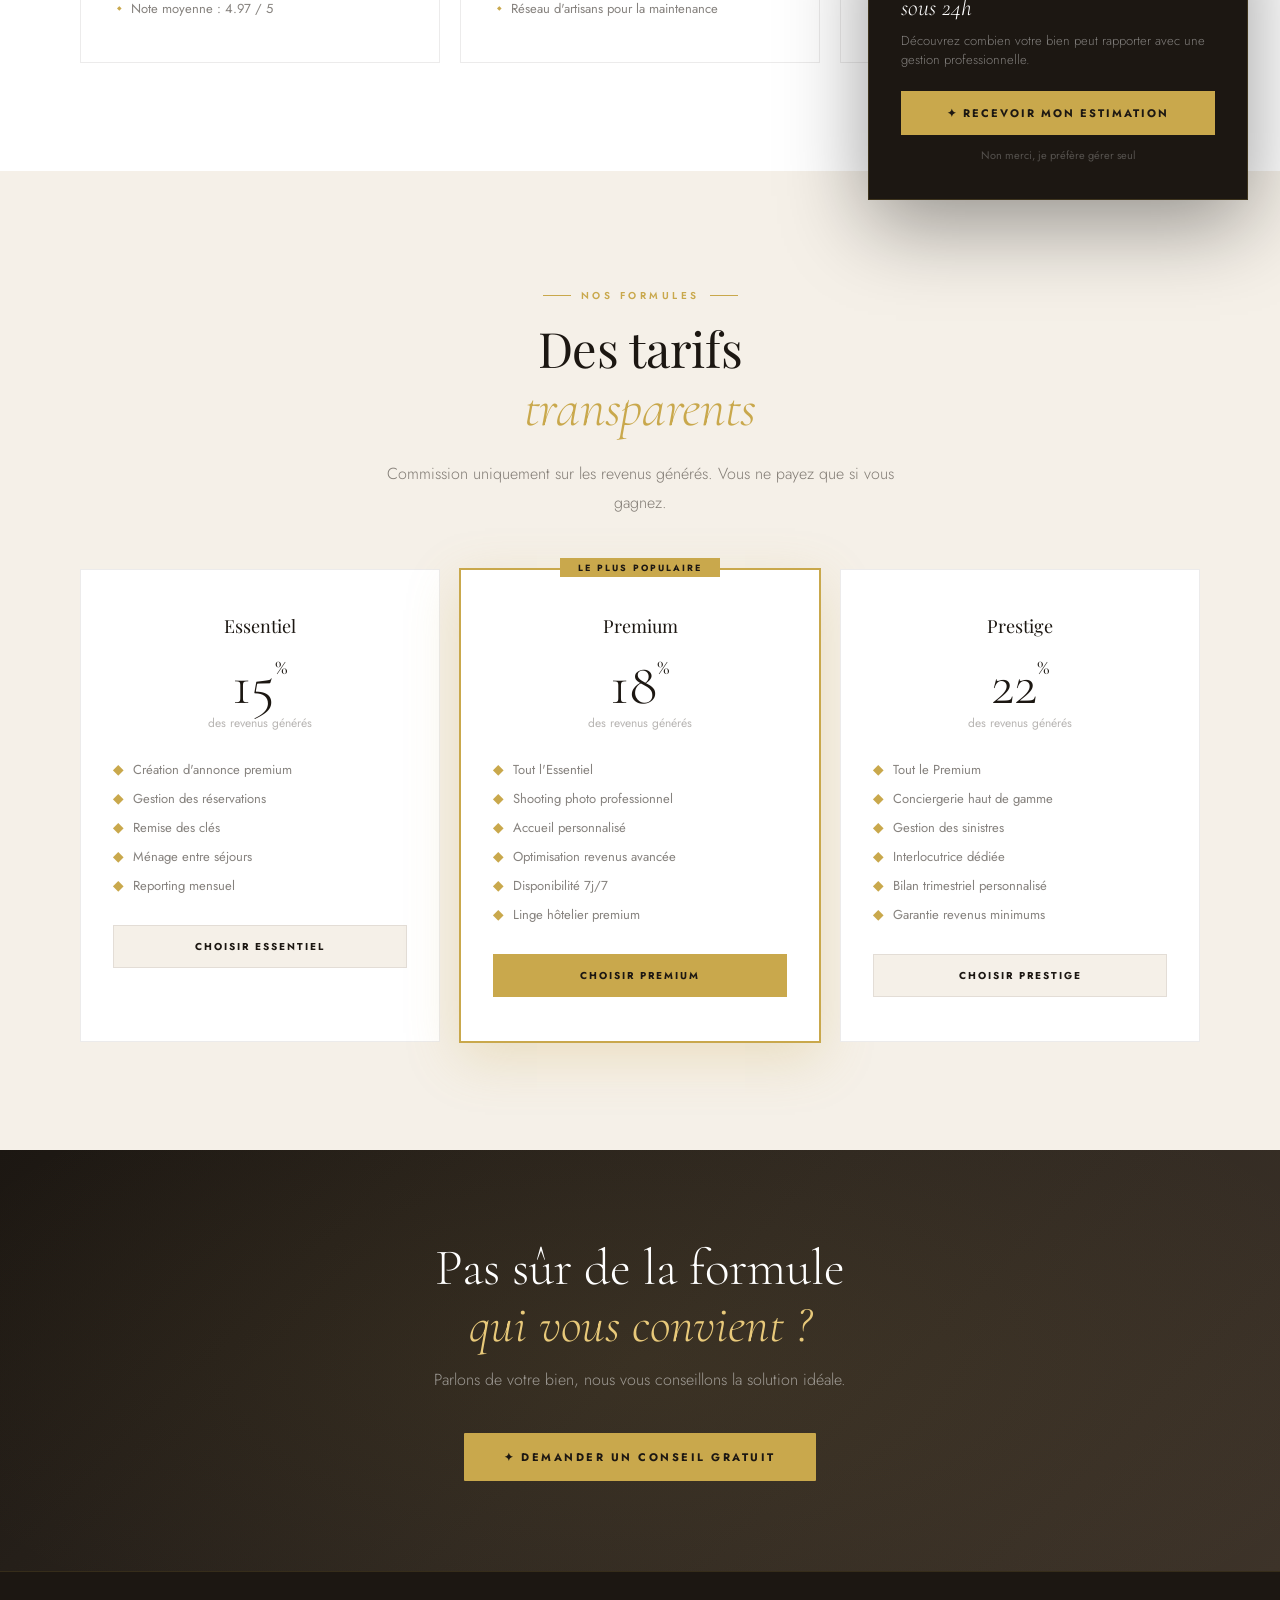
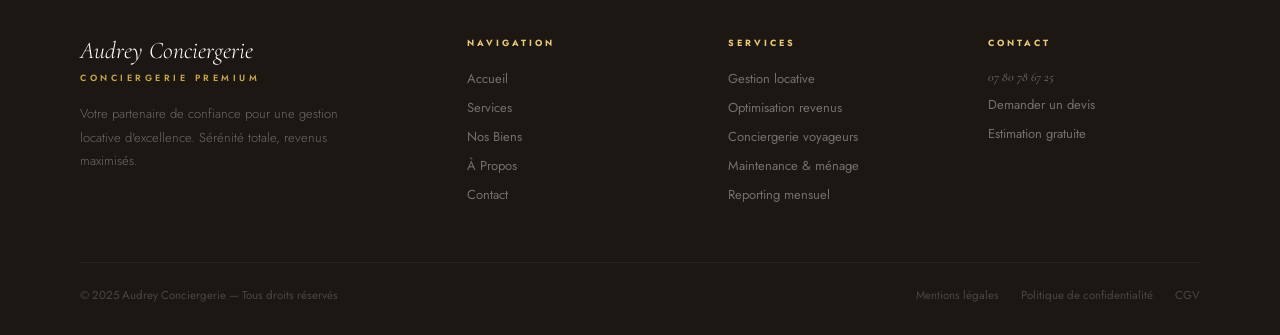
<file: services.html>
<!DOCTYPE html>
<html lang="fr">
<head>
  <meta charset="UTF-8"/>
  <meta name="viewport" content="width=device-width,initial-scale=1.0"/>
  <meta name="description" content="Découvrez nos services de conciergerie premium : gestion locative complète, optimisation des revenus, accueil voyageurs, ménage hôtelier. Devis gratuit."/>
  <meta name="keywords" content="conciergerie, gestion locative, Airbnb, location saisonnière, revenus locatifs, conciergerie premium"/>
  <meta property="og:title" content="Services — Audrey Conciergerie | Gestion Locative Premium"/>
  <meta property="og:description" content="Découvrez nos services de conciergerie premium : gestion locative complète, optimisation des revenus, accueil voyageurs, ménage hôtelier. Devis gratuit."/>
  <meta property="og:type" content="website"/>
  <title>Services — Audrey Conciergerie | Gestion Locative Premium</title>
  <link rel="stylesheet" href="style.css"/>
</head>
<body>
<!-- ── Navigation ── -->
<nav id="NAV" class="top">
  <a class="nav-logo" href="index.html">
    <div class="nav-logo-name">Audrey Conciergerie</div>
    <div class="nav-logo-sub">Conciergerie Premium</div>
  </a>
  <ul class="nav-links"><li><a href="index.html">Accueil</a></li><li><a href="services.html" class="active">Services</a></li><li><a href="biens.html">Nos Biens</a></li><li><a href="apropos.html">À Propos</a></li><li><a href="contact.html">Contact</a></li></ul>
  <a href="contact.html" class="nav-cta">Estimation gratuite</a>
  <button class="nav-burger" onclick="openMob()"><span></span><span></span><span></span></button>
</nav>
<!-- ── Mobile menu ── -->
<div id="MOB">
  <button class="mob-close" onclick="closeMob()">✕</button>
  <a href="index.html" onclick="closeMob()">Accueil</a>
  <a href="services.html" onclick="closeMob()">Services</a>
  <a href="biens.html" onclick="closeMob()">Nos Biens</a>
  <a href="apropos.html" onclick="closeMob()">À Propos</a>
  <a href="contact.html" onclick="closeMob()">Contact</a>
  <a href="tel:+33780786725" class="mob-phone">07 80 78 67 25</a>
</div>
<!-- ── Popup devis ── -->
<div class="popup-ov" id="POPUP_OV"></div>
<div class="popup-box" id="POPUP">
  <button class="popup-close" id="POPUP_CLOSE">✕</button>
  <div class="popup-tag">Offre Exclusive</div>
  <div class="popup-title">Estimation gratuite<br/>sous 24h</div>
  <div class="popup-sub">Découvrez combien votre bien peut rapporter avec une gestion professionnelle.</div>
  <a href="contact.html" class="popup-btn">✦ Recevoir mon estimation</a>
  <div class="popup-dismiss" id="POPUP_DISMISS">Non merci, je préfère gérer seul</div>
</div>
<!-- ── Bannière cookies ── -->
<div id="COOKIE">
  <p class="cookie-text">
    En poursuivant votre navigation, vous acceptez l'utilisation de cookies pour améliorer votre expérience.
    <a href="#">En savoir plus</a>
  </p>
  <div class="cookie-actions">
    <button class="cookie-accept" id="COOKIE_ACCEPT">Accepter</button>
    <button class="cookie-refuse" id="COOKIE_REFUSE">Refuser</button>
  </div>
</div>

<!-- Page hero services -->
<!-- REMPLACER PAR IMAGE RÉELLE DU CLIENT DEPUIS GOOGLE -->
<div class="page-hero" style="background-image:url('https://images.unsplash.com/photo-1616594039964-ae9021a400a0?w=1600&q=85')">
  <div class="page-hero-nav-spacer"></div>
  <div class="page-hero-content rv">
    <div class="s-tag" style="color:var(--or2)">Nos prestations</div>
    <h1 class="s-title" style="color:#fff;font-size:clamp(2.2rem,4.5vw,4rem)">Des services conçus pour<br/><em>votre sérénité</em></h1>
    <p class="s-desc" style="color:rgba(255,255,255,.65);margin-top:16px">Chaque prestation est pensée pour maximiser vos revenus tout en vous libérant de toutes les contraintes.</p>
  </div>
</div>

<!-- Services grid -->
<section class="section">
  <div class="section-center">
    <div class="s-tag rv">Ce que nous faisons</div>
    <h2 class="s-title rv">Une gestion locative<br/><em>sans compromis</em></h2>
  </div>
  <div class="services-grid" style="margin-top:56px">
    <div class="service-card rv-s">
      <div class="service-num">01</div>
      <div class="service-icon">🏡</div>
      <div class="service-title">Gestion Locative Complète</div>
      <p class="service-desc">Prise en charge intégrale de votre bien. Vous déléguez, vous encaissez.</p>
      <div class="service-list">
        <div class="service-li">Publication sur toutes les plateformes</div>
        <div class="service-li">Gestion des réservations & communications</div>
        <div class="service-li">Remise des clés & accueil personnalisé</div>
        <div class="service-li">Ménage & préparation hôtelière</div>
        <div class="service-li">Virement mensuel automatique</div>
      </div>
    </div>
    <div class="service-card rv-s">
      <div class="service-num">02</div>
      <div class="service-icon">📈</div>
      <div class="service-title">Optimisation des Revenus</div>
      <p class="service-desc">Notre stratégie tarifaire dynamique maximise chaque nuit disponible.</p>
      <div class="service-list">
        <div class="service-li">Analyse de la demande locale en temps réel</div>
        <div class="service-li">Tarification saisonnière intelligente</div>
        <div class="service-li">Optimisation des prix par événement</div>
        <div class="service-li">Reporting mensuel détaillé</div>
        <div class="service-li">+42% de revenus en moyenne</div>
      </div>
    </div>
    <div class="service-card rv-s">
      <div class="service-num">03</div>
      <div class="service-icon">📸</div>
      <div class="service-title">Création d'Annonces Premium</div>
      <p class="service-desc">Une présentation irresistible qui convertit les visiteurs en réservations.</p>
      <div class="service-list">
        <div class="service-li">Shooting photo professionnel</div>
        <div class="service-li">Rédaction en 4 langues (FR/EN/ES/DE)</div>
        <div class="service-li">Diffusion multiplateforme (Airbnb, Booking…)</div>
        <div class="service-li">Optimisation SEO des annonces</div>
        <div class="service-li">Mise à jour régulière du contenu</div>
      </div>
    </div>
    <div class="service-card rv-s">
      <div class="service-num">04</div>
      <div class="service-icon">🛎️</div>
      <div class="service-title">Conciergerie Voyageurs</div>
      <p class="service-desc">Une expérience 5 étoiles qui génère des avis exceptionnels.</p>
      <div class="service-list">
        <div class="service-li">Accueil personnalisé à chaque arrivée</div>
        <div class="service-li">Guide du logement & recommandations locales</div>
        <div class="service-li">Disponibilité 7j/7 pour les voyageurs</div>
        <div class="service-li">Gestion des urgences et imprévus</div>
        <div class="service-li">Note moyenne : 4.97 / 5</div>
      </div>
    </div>
    <div class="service-card rv-s">
      <div class="service-num">05</div>
      <div class="service-icon">🧹</div>
      <div class="service-title">Ménage & Maintenance</div>
      <p class="service-desc">Un bien toujours impeccable, prêt à accueillir vos voyageurs.</p>
      <div class="service-list">
        <div class="service-li">Ménage professionnel certifié hôtelier</div>
        <div class="service-li">Linge de maison premium fourni</div>
        <div class="service-li">Réassort des consommables automatique</div>
        <div class="service-li">État des lieux photographique systématique</div>
        <div class="service-li">Réseau d'artisans pour la maintenance</div>
      </div>
    </div>
    <div class="service-card rv-s">
      <div class="service-num">06</div>
      <div class="service-icon">🔐</div>
      <div class="service-title">Protection & Assurance</div>
      <p class="service-desc">Votre patrimoine protégé à chaque instant.</p>
      <div class="service-list">
        <div class="service-li">Vérification des voyageurs</div>
        <div class="service-li">Dépôt de garantie systématique</div>
        <div class="service-li">Couverture dommages partenaire</div>
        <div class="service-li">Rapport photo avant/après chaque séjour</div>
        <div class="service-li">Intervention rapide en cas d'incident</div>
      </div>
    </div>
  </div>
</section>

<!-- Tarifs -->
<section class="section section-beige">
  <div class="section-center">
    <div class="s-tag rv">Nos formules</div>
    <h2 class="s-title rv">Des tarifs<br/><em>transparents</em></h2>
    <p class="s-desc rv" style="margin:0 auto">Commission uniquement sur les revenus générés. Vous ne payez que si vous gagnez.</p>
  </div>
  <div class="tarifs-grid">
    <div class="tarif-card rv-s">
      <div class="tarif-name">Essentiel</div>
      <div class="tarif-price">15<sup>%</sup></div>
      <div class="tarif-per">des revenus générés</div>
      <div class="tarif-features">
        <div class="tarif-f"><span>◆</span> Création d'annonce premium</div>
        <div class="tarif-f"><span>◆</span> Gestion des réservations</div>
        <div class="tarif-f"><span>◆</span> Remise des clés</div>
        <div class="tarif-f"><span>◆</span> Ménage entre séjours</div>
        <div class="tarif-f"><span>◆</span> Reporting mensuel</div>
      </div>
      <a href="contact.html"><button class="tarif-btn">Choisir Essentiel</button></a>
    </div>
    <div class="tarif-card featured rv-s">
      <div class="tarif-badge">Le plus populaire</div>
      <div class="tarif-name">Premium</div>
      <div class="tarif-price">18<sup>%</sup></div>
      <div class="tarif-per">des revenus générés</div>
      <div class="tarif-features">
        <div class="tarif-f"><span>◆</span> Tout l'Essentiel</div>
        <div class="tarif-f"><span>◆</span> Shooting photo professionnel</div>
        <div class="tarif-f"><span>◆</span> Accueil personnalisé</div>
        <div class="tarif-f"><span>◆</span> Optimisation revenus avancée</div>
        <div class="tarif-f"><span>◆</span> Disponibilité 7j/7</div>
        <div class="tarif-f"><span>◆</span> Linge hôtelier premium</div>
      </div>
      <a href="contact.html"><button class="tarif-btn">Choisir Premium</button></a>
    </div>
    <div class="tarif-card rv-s">
      <div class="tarif-name">Prestige</div>
      <div class="tarif-price">22<sup>%</sup></div>
      <div class="tarif-per">des revenus générés</div>
      <div class="tarif-features">
        <div class="tarif-f"><span>◆</span> Tout le Premium</div>
        <div class="tarif-f"><span>◆</span> Conciergerie haut de gamme</div>
        <div class="tarif-f"><span>◆</span> Gestion des sinistres</div>
        <div class="tarif-f"><span>◆</span> Interlocutrice dédiée</div>
        <div class="tarif-f"><span>◆</span> Bilan trimestriel personnalisé</div>
        <div class="tarif-f"><span>◆</span> Garantie revenus minimums</div>
      </div>
      <a href="contact.html"><button class="tarif-btn">Choisir Prestige</button></a>
    </div>
  </div>
</section>

<div class="cta-band">
  <div class="cta-band-content rv">
    <h2>Pas sûr de la formule<br/><em>qui vous convient ?</em></h2>
    <p>Parlons de votre bien, nous vous conseillons la solution idéale.</p>
    <div class="cta-band-actions">
      <a href="contact.html" class="btn-or"><span>✦ Demander un conseil gratuit</span></a>
    </div>
  </div>
</div>

<!-- ── Footer ── -->
<footer>
  <div class="footer-grid">
    <div>
      <div class="footer-brand-name">Audrey Conciergerie</div>
      <div class="footer-brand-sub">Conciergerie Premium</div>
      <p class="footer-brand-desc">Votre partenaire de confiance pour une gestion locative d'excellence. Sérénité totale, revenus maximisés.</p>
    </div>
    <div class="footer-col">
      <h4>Navigation</h4>
      <a href="index.html">Accueil</a>
      <a href="services.html">Services</a>
      <a href="biens.html">Nos Biens</a>
      <a href="apropos.html">À Propos</a>
      <a href="contact.html">Contact</a>
    </div>
    <div class="footer-col">
      <h4>Services</h4>
      <a href="services.html">Gestion locative</a>
      <a href="services.html">Optimisation revenus</a>
      <a href="services.html">Conciergerie voyageurs</a>
      <a href="services.html">Maintenance & ménage</a>
      <a href="services.html">Reporting mensuel</a>
    </div>
    <div class="footer-col">
      <h4>Contact</h4>
      <a href="tel:+33780786725" class="footer-phone">07 80 78 67 25</a>
      <a href="contact.html">Demander un devis</a>
      <a href="contact.html">Estimation gratuite</a>
    </div>
  </div>
  <div class="footer-bottom">
    <span class="footer-copy">© 2025 Audrey Conciergerie — Tous droits réservés</span>
    <div class="footer-legal">
      <a href="#">Mentions légales</a>
      <a href="#">Politique de confidentialité</a>
      <a href="#">CGV</a>
    </div>
  </div>
</footer>
<script src="script.js"></script>
</body>
</html>
</file>
<file: style.css>
/* ============================================================
   AUDREY CONCIERGERIE — Feuille de style principale
   Design : Luxe discret · Beige / Blanc / Or
   ============================================================ */

@import url('https://fonts.googleapis.com/css2?family=Cormorant+Garamond:ital,wght@0,300;0,400;0,500;0,600;1,300;1,400;1,500&family=Jost:wght@300;400;500;600;700&family=Playfair+Display:ital,wght@0,400;0,700;1,400&display=swap');

/* ── Variables ── */
:root {
  --or:     #C9A84C;
  --or2:    #E8C97A;
  --or3:    #F5E4B8;
  --or4:    rgba(201,168,76,.12);
  --or-glow:rgba(201,168,76,.25);
  --beige:  #F5F0E8;
  --beige2: #EDE5D8;
  --beige3: #D9CCBA;
  --w:      #FFFFFF;
  --dk:     #1C1712;
  --dk2:    #2E2720;
  --dk3:    #3D3329;
  --tx:     #2E2720;
  --txm:    rgba(46,39,32,.58);
  --txl:    rgba(46,39,32,.34);
  --bdr:    rgba(46,39,32,.09);
  --bdor:   rgba(201,168,76,.28);
  --fm:     'Jost', sans-serif;
  --fd:     'Cormorant Garamond', serif;
  --fp:     'Playfair Display', serif;
  --ease:   cubic-bezier(.16,1,.3,1);
  --ease2:  cubic-bezier(.4,0,.2,1);
}

/* ── Reset ── */
*, *::before, *::after { box-sizing: border-box; margin: 0; padding: 0; }
html { scroll-behavior: smooth; font-size: 16px; }
body { background: var(--w); color: var(--tx); font-family: var(--fm); overflow-x: hidden; }
img { max-width: 100%; display: block; object-fit: cover; }
a { text-decoration: none; color: inherit; }
button { font-family: var(--fm); cursor: pointer; }

/* ── Scrollbar ── */
::-webkit-scrollbar { width: 5px; }
::-webkit-scrollbar-track { background: var(--beige); }
::-webkit-scrollbar-thumb { background: var(--or); border-radius: 3px; }

/* ── Reveal animations ── */
.rv  { opacity: 0; transform: translateY(28px);  transition: opacity .85s var(--ease), transform .85s var(--ease); }
.rv-l{ opacity: 0; transform: translateX(-28px); transition: opacity .85s var(--ease), transform .85s var(--ease); }
.rv-r{ opacity: 0; transform: translateX(28px);  transition: opacity .85s var(--ease), transform .85s var(--ease); }
.rv-s{ opacity: 0; transform: scale(.95);         transition: opacity .85s var(--ease), transform .85s var(--ease); }
.rv.in,.rv-l.in,.rv-r.in,.rv-s.in { opacity: 1; transform: none; }

/* ── Section labels ── */
.s-tag {
  display: inline-flex; align-items: center; gap: 10px;
  font-family: var(--fm); font-size: 10px; font-weight: 600;
  letter-spacing: 3.5px; text-transform: uppercase; color: var(--or);
  margin-bottom: 16px;
}
.s-tag::before, .s-tag::after {
  content: ''; display: block; height: 1px; width: 28px; background: var(--or);
}
.s-title {
  font-family: var(--fp); font-size: clamp(2rem, 3.8vw, 3.2rem);
  font-weight: 400; line-height: 1.18; color: var(--dk);
  margin-bottom: 18px; letter-spacing: -.3px;
}
.s-title em { font-style: italic; color: var(--or); font-family: var(--fd); font-size: 1.12em; font-weight: 300; }
.s-desc { font-size: 16px; color: var(--txm); line-height: 1.82; font-weight: 300; max-width: 560px; }
.section { padding: 108px 80px; }
.section-dark { background: var(--dk); }
.section-dark .s-title { color: var(--w); }
.section-dark .s-title em { color: var(--or2); }
.section-dark .s-desc { color: rgba(255,255,255,.52); }
.section-dark .s-tag { color: var(--or2); }
.section-dark .s-tag::before, .section-dark .s-tag::after { background: var(--or2); }
.section-beige { background: var(--beige); }
.section-center { text-align: center; }
.section-center .s-tag { justify-content: center; }
.section-center .s-desc { margin: 0 auto; }

/* ── Buttons ── */
.btn-or {
  display: inline-flex; align-items: center; gap: 10px;
  background: var(--or); color: var(--dk);
  padding: 16px 40px; font-family: var(--fm); font-size: 11px;
  font-weight: 700; letter-spacing: 2.5px; text-transform: uppercase;
  border: none; border-radius: 1px; transition: all .35s var(--ease);
  position: relative; overflow: hidden;
}
.btn-or::before {
  content: ''; position: absolute; inset: 0;
  background: var(--or2); transform: translateX(-101%);
  transition: transform .35s var(--ease);
}
.btn-or:hover::before { transform: translateX(0); }
.btn-or:hover { transform: translateY(-2px); box-shadow: 0 12px 36px var(--or-glow); }
.btn-or span { position: relative; z-index: 1; }
.btn-or-ol {
  display: inline-flex; align-items: center; gap: 10px;
  background: transparent; color: var(--or);
  padding: 15px 38px; font-family: var(--fm); font-size: 11px;
  font-weight: 700; letter-spacing: 2.5px; text-transform: uppercase;
  border: 1px solid var(--bdor); border-radius: 1px; transition: all .3s;
}
.btn-or-ol:hover { background: var(--or4); transform: translateY(-2px); }
.btn-wh {
  display: inline-flex; align-items: center; gap: 10px;
  background: rgba(255,255,255,.1); color: #fff;
  padding: 15px 38px; font-family: var(--fm); font-size: 11px;
  font-weight: 700; letter-spacing: 2.5px; text-transform: uppercase;
  border: 1px solid rgba(255,255,255,.3); border-radius: 1px; transition: all .3s;
  backdrop-filter: blur(10px);
}
.btn-wh:hover { background: rgba(255,255,255,.18); transform: translateY(-2px); }

/* ══════════════════════════════
   NAVBAR
══════════════════════════════ */
#NAV {
  position: fixed; top: 0; left: 0; right: 0; z-index: 900;
  height: 76px; padding: 0 80px;
  display: flex; align-items: center; justify-content: space-between;
  transition: all .5s var(--ease);
}
#NAV.top { background: transparent; }
#NAV.scrolled {
  background: rgba(255,255,255,.97); backdrop-filter: blur(24px);
  box-shadow: 0 1px 0 var(--bdr), 0 8px 40px rgba(46,39,32,.06);
  height: 66px;
}
.nav-logo { display: flex; flex-direction: column; gap: 1px; }
.nav-logo-name {
  font-family: var(--fd); font-size: 22px; font-weight: 400; font-style: italic;
  color: var(--dk); letter-spacing: .5px; line-height: 1;
  transition: color .3s;
}
#NAV.top .nav-logo-name { color: #fff; }
.nav-logo-sub {
  font-family: var(--fm); font-size: 8px; font-weight: 600;
  letter-spacing: 4px; text-transform: uppercase; color: var(--or);
}
.nav-links { display: flex; align-items: center; gap: 36px; list-style: none; }
.nav-links a {
  font-family: var(--fm); font-size: 10.5px; font-weight: 600;
  letter-spacing: 2px; text-transform: uppercase; color: var(--txm);
  position: relative; padding-bottom: 4px; transition: color .3s;
}
#NAV.top .nav-links a { color: rgba(255,255,255,.72); }
.nav-links a::after {
  content: ''; position: absolute; bottom: 0; left: 0;
  width: 0; height: 1px; background: var(--or);
  transition: width .35s var(--ease);
}
.nav-links a:hover, .nav-links a.active { color: var(--or); }
#NAV.top .nav-links a:hover, #NAV.top .nav-links a.active { color: #fff; }
.nav-links a:hover::after, .nav-links a.active::after { width: 100%; }
.nav-cta {
  background: var(--or); color: var(--dk);
  padding: 10px 24px; font-family: var(--fm); font-size: 10px;
  font-weight: 700; letter-spacing: 2px; text-transform: uppercase;
  border: none; border-radius: 1px; transition: all .3s;
}
.nav-cta:hover { background: var(--or2); transform: translateY(-1px); }
.nav-burger { display: none; flex-direction: column; gap: 5px; background: none; border: none; padding: 4px; }
.nav-burger span { width: 24px; height: 1.5px; background: var(--dk); display: block; transition: all .3s; }
#NAV.top .nav-burger span { background: #fff; }

/* Mobile menu */
#MOB {
  position: fixed; inset: 0; z-index: 850; background: var(--dk);
  display: none; flex-direction: column; align-items: center; justify-content: center; gap: 32px;
}
#MOB.open { display: flex; }
#MOB a {
  font-family: var(--fd); font-size: 28px; font-weight: 400; font-style: italic;
  color: rgba(255,255,255,.75); transition: color .3s;
}
#MOB a:hover { color: var(--or2); }
.mob-close {
  position: absolute; top: 24px; right: 28px;
  background: none; border: none; color: var(--or); font-size: 28px;
}
.mob-phone {
  font-family: var(--fm); font-size: 13px; font-weight: 400;
  letter-spacing: 2px; color: var(--or); margin-top: 8px;
}

/* ══════════════════════════════
   HERO
══════════════════════════════ */
.hero {
  min-height: 100vh; position: relative; overflow: hidden;
  display: flex; align-items: center;
}
/* REMPLACER PAR IMAGE RÉELLE DU CLIENT DEPUIS GOOGLE */
.hero-bg {
  position: absolute; inset: 0;
  background-image: url('https://images.unsplash.com/photo-1564013799919-ab600027ffc6?w=1800&q=85');
  background-size: cover; background-position: center;
  transform: scale(1.06); animation: heroZoom 16s ease-in-out infinite alternate;
}
@keyframes heroZoom { from { transform: scale(1.06); } to { transform: scale(1); } }
.hero-overlay {
  position: absolute; inset: 0;
  background: linear-gradient(105deg, rgba(28,23,18,.82) 0%, rgba(28,23,18,.55) 55%, rgba(28,23,18,.3) 100%);
}
.hero-grain {
  position: absolute; inset: 0; opacity: .04;
  background-image: url("data:image/svg+xml,%3Csvg viewBox='0 0 256 256' xmlns='http://www.w3.org/2000/svg'%3E%3Cfilter id='n'%3E%3CfeTurbulence type='fractalNoise' baseFrequency='.85' numOctaves='4' stitchTiles='stitch'/%3E%3C/filter%3E%3Crect width='100%25' height='100%25' filter='url(%23n)'/%3E%3C/svg%3E");
}
.hero-content {
  position: relative; z-index: 2;
  padding: 160px 80px 100px; max-width: 760px;
}
.hero-badge {
  display: inline-flex; align-items: center; gap: 10px;
  border: 1px solid rgba(201,168,76,.4); padding: 8px 20px;
  font-family: var(--fm); font-size: 10px; font-weight: 600;
  letter-spacing: 3px; text-transform: uppercase; color: var(--or2);
  margin-bottom: 32px; backdrop-filter: blur(10px);
  background: rgba(201,168,76,.08);
}
.hero-badge-dot {
  width: 5px; height: 5px; border-radius: 50%; background: var(--or2);
  animation: pulse 2.5s ease-in-out infinite;
}
@keyframes pulse { 0%,100%{opacity:1;transform:scale(1)} 50%{opacity:.3;transform:scale(.5)} }
.hero-title {
  font-family: var(--fd); font-size: clamp(3rem, 6vw, 5.5rem);
  font-weight: 300; line-height: 1.08; color: #fff;
  margin-bottom: 24px; letter-spacing: -.5px;
}
.hero-title em {
  font-style: italic; display: block;
  background: linear-gradient(135deg, var(--or2), var(--or));
  -webkit-background-clip: text; -webkit-text-fill-color: transparent;
}
.hero-sub {
  font-size: 17px; color: rgba(255,255,255,.72);
  line-height: 1.82; max-width: 520px; margin-bottom: 44px; font-weight: 300;
}
.hero-actions { display: flex; gap: 14px; flex-wrap: wrap; margin-bottom: 60px; }
.hero-stats {
  display: flex; gap: 36px; padding-top: 32px;
  border-top: 1px solid rgba(255,255,255,.12);
}
.hero-stat-val {
  font-family: var(--fd); font-size: 36px; font-weight: 400;
  color: var(--or2); line-height: 1;
}
.hero-stat-lbl {
  font-family: var(--fm); font-size: 10px; font-weight: 600;
  letter-spacing: 1.5px; text-transform: uppercase;
  color: rgba(255,255,255,.44); margin-top: 4px;
}
.hero-scroll {
  position: absolute; bottom: 36px; left: 50%; transform: translateX(-50%);
  display: flex; flex-direction: column; align-items: center; gap: 8px;
  color: rgba(255,255,255,.35); font-family: var(--fm); font-size: 9px;
  letter-spacing: 3px; text-transform: uppercase;
  animation: scrollBounce 2.4s ease-in-out infinite;
}
@keyframes scrollBounce { 0%,100%{transform:translateX(-50%) translateY(0)} 50%{transform:translateX(-50%) translateY(6px)} }
.hero-scroll-line {
  width: 1px; height: 44px;
  background: linear-gradient(to bottom, rgba(201,168,76,.5), transparent);
}

/* ══════════════════════════════
   COUNTERS
══════════════════════════════ */
.counters-band {
  background: var(--dk); padding: 0;
  display: grid; grid-template-columns: repeat(4,1fr);
}
.counter-item {
  padding: 52px 24px; text-align: center;
  border-right: 1px solid rgba(255,255,255,.06);
  position: relative; overflow: hidden; transition: background .4s;
}
.counter-item:last-child { border-right: none; }
.counter-item:hover { background: rgba(255,255,255,.02); }
.counter-item::before {
  content: ''; position: absolute; bottom: 0; left: 50%;
  transform: translateX(-50%) scaleX(0); width: 40%; height: 1px;
  background: var(--or); transition: transform .5s var(--ease);
}
.counter-item:hover::before { transform: translateX(-50%) scaleX(1); }
.counter-val {
  font-family: var(--fd); font-size: 62px; font-weight: 300;
  color: #fff; line-height: 1; letter-spacing: -1px;
}
.counter-suf { color: var(--or2); }
.counter-lbl {
  font-family: var(--fm); font-size: 9.5px; font-weight: 600;
  letter-spacing: 2.5px; text-transform: uppercase;
  color: rgba(255,255,255,.35); margin-top: 10px;
}

/* ══════════════════════════════
   AVIS CLIENT
══════════════════════════════ */
.review-card {
  background: var(--w); border: 1px solid var(--bdr);
  border-radius: 2px; padding: 40px;
  box-shadow: 0 4px 40px rgba(46,39,32,.06);
  max-width: 720px; margin: 0 auto;
  position: relative; transition: all .4s;
}
.review-card:hover { box-shadow: 0 12px 60px rgba(46,39,32,.1); transform: translateY(-3px); }
.review-card::before {
  content: '"'; position: absolute; top: 16px; left: 32px;
  font-family: var(--fd); font-size: 120px; color: var(--or3);
  line-height: 1; pointer-events: none;
}
.review-stars { color: var(--or); font-size: 18px; letter-spacing: 3px; margin-bottom: 20px; }
.review-text {
  font-family: var(--fd); font-size: 20px; font-weight: 300;
  font-style: italic; color: var(--tx); line-height: 1.75;
  margin-bottom: 24px; position: relative; z-index: 1;
}
.review-author-name { font-family: var(--fm); font-size: 13px; font-weight: 600; color: var(--dk); }
.review-author-sub  { font-size: 12px; color: var(--txl); margin-top: 2px; }
.review-badge {
  position: absolute; top: 24px; right: 32px;
  background: var(--or4); border: 1px solid var(--bdor);
  padding: 4px 14px; font-family: var(--fm); font-size: 9px;
  font-weight: 700; letter-spacing: 2px; text-transform: uppercase; color: var(--or);
}

/* ══════════════════════════════
   CAROUSEL "CE QUI NOUS DIFFÉRENCIE"
══════════════════════════════ */
.diff-sec { padding: 108px 0; overflow: hidden; }
.diff-header { padding: 0 80px 52px; display: grid; grid-template-columns: 1fr 1fr; gap: 40px; align-items: end; }
.diff-nav-row { display: flex; flex-direction: column; align-items: flex-end; gap: 14px; }
.diff-hint { font-family: var(--fm); font-size: 10px; font-weight: 500; letter-spacing: 2px; text-transform: uppercase; color: var(--txl); }
.diff-arrows { display: flex; gap: 10px; }
.diff-arrow {
  width: 48px; height: 48px; border: 1px solid var(--bdr); background: var(--w);
  display: flex; align-items: center; justify-content: center;
  font-size: 18px; color: var(--dk); cursor: pointer; transition: all .3s;
}
.diff-arrow:hover { background: var(--or); color: var(--dk); border-color: var(--or); }
.diff-track {
  display: flex; gap: 24px; padding: 8px 80px 40px;
  overflow-x: auto; scroll-snap-type: x mandatory;
  -webkit-overflow-scrolling: touch; cursor: grab;
  scrollbar-width: none;
}
.diff-track::-webkit-scrollbar { display: none; }
.diff-track:active { cursor: grabbing; }
.diff-card {
  flex: 0 0 320px; scroll-snap-align: center;
  background: var(--w); border: 1px solid var(--bdr);
  padding: 40px 34px; position: relative;
  transition: transform .6s var(--ease), box-shadow .6s var(--ease), opacity .5s, border-color .3s;
}
.diff-card:not(.act) { transform: scale(.96); opacity: .6; }
.diff-card.act {
  transform: scale(1.04); opacity: 1;
  border-color: var(--bdor);
  box-shadow: 0 20px 60px rgba(46,39,32,.1);
}
.diff-card-num {
  position: absolute; top: 16px; right: 20px;
  font-family: var(--fd); font-size: 60px; font-weight: 300;
  color: rgba(46,39,32,.05); line-height: 1;
}
.diff-card-icon { font-size: 32px; margin-bottom: 20px; }
.diff-card-chip {
  display: inline-block; background: var(--or4); border: 1px solid var(--bdor);
  padding: 3px 12px; font-family: var(--fm); font-size: 9px;
  font-weight: 700; letter-spacing: 2px; text-transform: uppercase;
  color: var(--or); margin-bottom: 14px;
}
.diff-card-title { font-family: var(--fp); font-size: 18px; font-weight: 400; color: var(--dk); margin-bottom: 10px; }
.diff-card-desc { font-size: 13.5px; color: var(--txm); line-height: 1.78; font-weight: 300; }
.diff-card-metric {
  margin-top: 22px; padding-top: 18px; border-top: 1px solid var(--bdr);
  display: flex; align-items: center; justify-content: space-between;
}
.diff-metric-val { font-family: var(--fd); font-size: 28px; color: var(--dk); font-weight: 400; transition: color .3s; }
.diff-card.act .diff-metric-val { color: var(--or); }
.diff-metric-lbl { font-size: 10px; color: var(--txl); font-family: var(--fm); text-transform: uppercase; letter-spacing: 1.5px; }
.diff-progress-bar {
  height: 1px; background: var(--bdr); margin: 0 80px 20px;
}
.diff-progress-fill {
  height: 100%; background: var(--or);
  transition: width .5s var(--ease); width: 0%;
}
.diff-dots { display: flex; justify-content: center; gap: 8px; margin-top: 8px; }
.diff-dot {
  width: 6px; height: 6px; border-radius: 50%; background: var(--bdr);
  cursor: pointer; transition: all .35s var(--ease);
}
.diff-dot.on { width: 28px; border-radius: 100px; background: var(--or); }

/* ══════════════════════════════
   REVENUS AVANT / APRÈS
══════════════════════════════ */
.revenue-grid { display: grid; grid-template-columns: 1fr 1fr; gap: 60px; align-items: center; }
.revenue-visual { position: relative; }
.revenue-bars { display: flex; flex-direction: column; gap: 20px; }
.rev-bar-row { display: flex; flex-direction: column; gap: 8px; }
.rev-bar-label {
  display: flex; justify-content: space-between;
  font-family: var(--fm); font-size: 11px; font-weight: 600;
  letter-spacing: 1px; text-transform: uppercase;
}
.rev-bar-label .val { font-family: var(--fd); font-size: 16px; font-weight: 400; }
.rev-bar-track { height: 8px; background: var(--beige2); border-radius: 0; overflow: hidden; }
.rev-bar-fill {
  height: 100%; border-radius: 0;
  transition: width 1.5s var(--ease);
  width: 0%;
}
.rev-bar-fill.before { background: var(--beige3); }
.rev-bar-fill.after  { background: linear-gradient(to right, var(--or), var(--or2)); }
.rev-badge {
  position: absolute; top: -18px; right: -18px;
  width: 100px; height: 100px; background: var(--or);
  border-radius: 50%; display: flex; flex-direction: column;
  align-items: center; justify-content: center; box-shadow: 0 8px 30px var(--or-glow);
}
.rev-badge-val { font-family: var(--fd); font-size: 26px; color: var(--dk); font-weight: 400; line-height: 1; }
.rev-badge-lbl { font-family: var(--fm); font-size: 8px; font-weight: 700; letter-spacing: 1.5px; text-transform: uppercase; color: var(--dk2); }
.revenue-features { display: flex; flex-direction: column; gap: 18px; margin-top: 32px; }
.rev-feature { display: flex; align-items: flex-start; gap: 14px; }
.rev-feature-icon { width: 40px; height: 40px; background: var(--or4); border: 1px solid var(--bdor); display: flex; align-items: center; justify-content: center; font-size: 18px; flex-shrink: 0; }
.rev-feature-name { font-family: var(--fm); font-size: 14px; font-weight: 600; color: var(--dk); margin-bottom: 3px; }
.rev-feature-desc { font-size: 13px; color: var(--txm); line-height: 1.65; font-weight: 300; }

/* ══════════════════════════════
   CONFIANCE
══════════════════════════════ */
.trust-grid { display: grid; grid-template-columns: repeat(3,1fr); gap: 1px; background: var(--bdr); margin-top: 56px; }
.trust-item {
  background: var(--w); padding: 44px 36px;
  transition: all .4s var(--ease); position: relative; overflow: hidden;
}
.trust-item::after {
  content: ''; position: absolute; bottom: 0; left: 0; right: 0;
  height: 2px; background: var(--or); transform: scaleX(0);
  transition: transform .4s var(--ease);
}
.trust-item:hover::after { transform: scaleX(1); }
.trust-item:hover { background: var(--beige); }
.trust-icon { font-size: 32px; margin-bottom: 18px; }
.trust-title { font-family: var(--fp); font-size: 17px; font-weight: 400; color: var(--dk); margin-bottom: 10px; }
.trust-desc { font-size: 13.5px; color: var(--txm); line-height: 1.75; font-weight: 300; }

/* ══════════════════════════════
   CTA BAND
══════════════════════════════ */
.cta-band {
  padding: 90px 80px; text-align: center;
  background: linear-gradient(135deg, var(--dk) 0%, var(--dk2) 50%, var(--dk3) 100%);
  position: relative; overflow: hidden;
}
.cta-band::before {
  content: ''; position: absolute; inset: 0;
  background: radial-gradient(ellipse 60% 80% at 50% 50%, rgba(201,168,76,.08), transparent);
}
.cta-band-content { position: relative; z-index: 1; }
.cta-band h2 {
  font-family: var(--fd); font-size: clamp(2.2rem, 4vw, 3.8rem);
  font-weight: 300; color: #fff; margin-bottom: 14px; line-height: 1.12;
}
.cta-band h2 em { font-style: italic; color: var(--or2); }
.cta-band p { font-size: 16px; color: rgba(255,255,255,.52); margin-bottom: 42px; font-weight: 300; }
.cta-band-actions { display: flex; gap: 14px; justify-content: center; flex-wrap: wrap; }

/* ══════════════════════════════
   FOOTER
══════════════════════════════ */
footer {
  background: var(--dk); padding: 64px 80px 32px;
  border-top: 1px solid rgba(201,168,76,.15);
}
.footer-grid { display: grid; grid-template-columns: 1.6fr 1fr 1fr 1fr; gap: 48px; padding-bottom: 48px; border-bottom: 1px solid rgba(255,255,255,.06); }
.footer-brand-name { font-family: var(--fd); font-size: 24px; font-weight: 300; font-style: italic; color: #fff; margin-bottom: 6px; }
.footer-brand-sub { font-family: var(--fm); font-size: 9px; font-weight: 600; letter-spacing: 3.5px; text-transform: uppercase; color: var(--or); margin-bottom: 18px; }
.footer-brand-desc { font-size: 13px; color: rgba(255,255,255,.36); line-height: 1.78; font-weight: 300; max-width: 260px; }
.footer-col h4 { font-family: var(--fm); font-size: 9px; font-weight: 700; letter-spacing: 3px; text-transform: uppercase; color: var(--or2); margin-bottom: 20px; }
.footer-col a { display: block; font-size: 13px; color: rgba(255,255,255,.38); margin-bottom: 10px; transition: color .3s; }
.footer-col a:hover { color: var(--or2); }
.footer-phone { font-family: var(--fd); font-size: 20px; color: var(--or2); font-style: italic; margin-top: 4px; }
.footer-bottom { display: flex; justify-content: space-between; align-items: center; padding-top: 24px; flex-wrap: wrap; gap: 12px; }
.footer-copy { font-size: 11.5px; color: rgba(255,255,255,.2); }
.footer-legal { display: flex; gap: 22px; }
.footer-legal a { font-size: 11.5px; color: rgba(255,255,255,.2); transition: color .3s; }
.footer-legal a:hover { color: rgba(255,255,255,.55); }

/* ══════════════════════════════
   SERVICES PAGE
══════════════════════════════ */
.page-hero {
  min-height: 60vh; position: relative; display: flex; align-items: flex-end;
  padding: 0 80px 72px;
  /* REMPLACER PAR IMAGE RÉELLE DU CLIENT DEPUIS GOOGLE */
  background-image: url('https://images.unsplash.com/photo-1600607687939-ce8a6c25118c?w=1600&q=85');
  background-size: cover; background-position: center;
}
.page-hero::before {
  content: ''; position: absolute; inset: 0;
  background: linear-gradient(to top, rgba(28,23,18,.9) 0%, rgba(28,23,18,.45) 60%, rgba(28,23,18,.2) 100%);
}
.page-hero-content { position: relative; z-index: 1; }
.page-hero-nav-spacer { height: 76px; }
.services-grid { display: grid; grid-template-columns: repeat(3,1fr); gap: 20px; margin-top: 56px; }
.service-card {
  background: var(--w); border: 1px solid var(--bdr); padding: 44px 36px;
  position: relative; overflow: hidden; transition: all .45s var(--ease);
}
.service-card::after {
  content: ''; position: absolute; bottom: 0; left: 0; right: 0;
  height: 2px; background: linear-gradient(to right, var(--or), var(--or2));
  transform: scaleX(0); transform-origin: left; transition: transform .4s var(--ease);
}
.service-card:hover::after { transform: scaleX(1); }
.service-card:hover { border-color: var(--bdor); transform: translateY(-4px); box-shadow: 0 16px 50px rgba(46,39,32,.08); }
.service-num { position: absolute; top: 16px; right: 20px; font-family: var(--fd); font-size: 58px; font-weight: 300; color: rgba(46,39,32,.04); line-height: 1; }
.service-icon { font-size: 34px; margin-bottom: 20px; }
.service-title { font-family: var(--fp); font-size: 18px; font-weight: 400; color: var(--dk); margin-bottom: 12px; }
.service-desc { font-size: 13.5px; color: var(--txm); line-height: 1.8; font-weight: 300; }
.service-list { margin-top: 18px; display: flex; flex-direction: column; gap: 8px; }
.service-li { display: flex; align-items: flex-start; gap: 9px; font-size: 13px; color: var(--txm); }
.service-li::before { content: '◆'; color: var(--or); font-size: 6px; margin-top: 5px; flex-shrink: 0; }
.service-price { margin-top: 22px; padding-top: 18px; border-top: 1px solid var(--bdr); font-family: var(--fd); font-size: 16px; color: var(--or); font-style: italic; }
.tarifs-grid { display: grid; grid-template-columns: repeat(3,1fr); gap: 20px; margin-top: 52px; }
.tarif-card {
  background: var(--w); border: 1.5px solid var(--bdr); padding: 44px 32px;
  text-align: center; position: relative; transition: all .4s;
}
.tarif-card.featured { border-color: var(--or); box-shadow: 0 0 0 1px var(--or), 0 16px 50px var(--or-glow); }
.tarif-badge {
  position: absolute; top: -12px; left: 50%; transform: translateX(-50%);
  background: var(--or); color: var(--dk); padding: 3px 18px;
  font-family: var(--fm); font-size: 9px; font-weight: 700; letter-spacing: 2px; text-transform: uppercase; white-space: nowrap;
}
.tarif-name { font-family: var(--fp); font-size: 18px; font-weight: 400; color: var(--dk); margin-bottom: 18px; }
.tarif-price { font-family: var(--fd); font-size: 58px; font-weight: 300; color: var(--dk); line-height: 1; }
.tarif-price sup { font-size: 22px; vertical-align: top; margin-top: 10px; }
.tarif-per { font-size: 12px; color: var(--txl); margin-bottom: 28px; }
.tarif-features { display: flex; flex-direction: column; gap: 10px; margin-bottom: 30px; text-align: left; }
.tarif-f { display: flex; align-items: center; gap: 10px; font-size: 13px; color: var(--txm); }
.tarif-f span { color: var(--or); font-weight: 700; }
.tarif-btn { width: 100%; background: var(--beige); color: var(--dk); padding: 13px; font-family: var(--fm); font-size: 10px; font-weight: 700; letter-spacing: 2px; text-transform: uppercase; border: 1px solid var(--bdr); transition: all .3s; }
.tarif-card.featured .tarif-btn { background: var(--or); border-color: var(--or); }
.tarif-btn:hover { background: var(--or); border-color: var(--or); }

/* ══════════════════════════════
   BIENS PAGE
══════════════════════════════ */
.biens-grid { display: grid; grid-template-columns: repeat(3,1fr); gap: 24px; margin-top: 52px; }
.bien-card {
  background: var(--w); border: 1px solid var(--bdr); overflow: hidden;
  transition: all .45s var(--ease);
}
.bien-card:hover { border-color: var(--bdor); transform: translateY(-5px); box-shadow: 0 20px 55px rgba(46,39,32,.1); }
.bien-img { height: 220px; position: relative; overflow: hidden; }
.bien-img img { width: 100%; height: 100%; object-fit: cover; transition: transform .7s var(--ease); }
.bien-card:hover .bien-img img { transform: scale(1.06); }
.bien-badge {
  position: absolute; top: 14px; left: 14px;
  padding: 4px 14px; font-family: var(--fm); font-size: 9px;
  font-weight: 700; letter-spacing: 2px; text-transform: uppercase; color: var(--dk);
}
.bien-badge.gold { background: var(--or); }
.bien-badge.light { background: rgba(255,255,255,.92); color: var(--dk); }
.bien-badge.dark { background: var(--dk); color: var(--or); }
.bien-body { padding: 24px; }
.bien-loc { font-family: var(--fm); font-size: 10px; font-weight: 600; letter-spacing: 2px; text-transform: uppercase; color: var(--or); margin-bottom: 6px; }
.bien-title { font-family: var(--fp); font-size: 17px; font-weight: 400; color: var(--dk); margin-bottom: 10px; }
.bien-desc { font-size: 13px; color: var(--txm); line-height: 1.7; font-weight: 300; margin-bottom: 18px; }
.bien-stats { display: flex; gap: 20px; border-top: 1px solid var(--bdr); padding-top: 16px; }
.bien-stat strong { font-family: var(--fd); font-size: 22px; font-weight: 400; color: var(--dk); display: block; line-height: 1; }
.bien-stat span { font-size: 10px; color: var(--txl); text-transform: uppercase; letter-spacing: 1px; }

/* ══════════════════════════════
   ABOUT PAGE
══════════════════════════════ */
.about-grid { display: grid; grid-template-columns: 1fr 1fr; gap: 80px; align-items: center; }
.about-img-wrap { position: relative; }
.about-img { height: 520px; overflow: hidden; }
.about-img img { width: 100%; height: 100%; object-fit: cover; }
.about-badge-float {
  position: absolute; bottom: -24px; right: -24px;
  background: var(--or); padding: 28px 32px; text-align: center;
}
.about-badge-val { font-family: var(--fd); font-size: 42px; font-weight: 300; color: var(--dk); line-height: 1; }
.about-badge-lbl { font-family: var(--fm); font-size: 9px; font-weight: 700; letter-spacing: 2px; text-transform: uppercase; color: var(--dk2); margin-top: 4px; }
.about-values { display: grid; grid-template-columns: 1fr 1fr; gap: 16px; margin-top: 44px; }
.about-val { background: var(--beige); padding: 24px; border-left: 2px solid var(--or); transition: all .3s; }
.about-val:hover { background: var(--or4); }
.about-val-icon { font-size: 22px; margin-bottom: 10px; }
.about-val-title { font-family: var(--fp); font-size: 15px; font-weight: 400; color: var(--dk); margin-bottom: 6px; }
.about-val-desc { font-size: 12.5px; color: var(--txm); line-height: 1.7; font-weight: 300; }
.team-section-inner { display: grid; grid-template-columns: 1fr 1.2fr; gap: 60px; align-items: center; margin-top: 60px; }
.team-photo { height: 480px; overflow: hidden; }
.team-photo img { width: 100%; height: 100%; object-fit: cover; }
.team-certifs { display: flex; flex-wrap: wrap; gap: 10px; margin-top: 28px; }
.certif { display: flex; align-items: center; gap: 8px; background: var(--w); border: 1px solid var(--bdor); padding: 8px 16px; font-family: var(--fm); font-size: 10px; font-weight: 600; letter-spacing: 1.5px; text-transform: uppercase; color: var(--or); }

/* ══════════════════════════════
   CONTACT PAGE
══════════════════════════════ */
.contact-grid { display: grid; grid-template-columns: 1fr 1.5fr; gap: 60px; align-items: start; }
.contact-info { display: flex; flex-direction: column; gap: 24px; }
.contact-item { display: flex; gap: 18px; }
.contact-item-icon { width: 48px; height: 48px; background: var(--or4); border: 1px solid var(--bdor); display: flex; align-items: center; justify-content: center; font-size: 20px; flex-shrink: 0; }
.contact-item-label { font-family: var(--fm); font-size: 9px; font-weight: 700; letter-spacing: 2.5px; text-transform: uppercase; color: var(--or); margin-bottom: 4px; }
.contact-item-val { font-family: var(--fd); font-size: 18px; font-weight: 400; color: var(--dk); }
.contact-phone-link { color: var(--dk); transition: color .3s; }
.contact-phone-link:hover { color: var(--or); }
.contact-guarantees { display: flex; flex-direction: column; gap: 10px; margin-top: 32px; padding: 24px; background: var(--beige); border-left: 2px solid var(--or); }
.contact-guarantee { display: flex; align-items: center; gap: 10px; font-size: 13px; color: var(--txm); }
.contact-guarantee::before { content: '◆'; color: var(--or); font-size: 7px; flex-shrink: 0; }
.form-box {
  background: var(--w); border: 1px solid var(--bdr); padding: 52px 48px;
  box-shadow: 0 8px 60px rgba(46,39,32,.06);
}
.form-title { font-family: var(--fp); font-size: 24px; font-weight: 400; color: var(--dk); margin-bottom: 4px; }
.form-subtitle { font-size: 13px; color: var(--txm); margin-bottom: 32px; font-weight: 300; }
.form-row { display: grid; grid-template-columns: 1fr 1fr; gap: 16px; }
.form-group { display: flex; flex-direction: column; gap: 8px; margin-bottom: 18px; }
.form-label { font-family: var(--fm); font-size: 9.5px; font-weight: 700; letter-spacing: 2px; text-transform: uppercase; color: var(--or); }
.form-input, .form-select, .form-textarea {
  background: var(--beige); border: 1px solid var(--bdr);
  padding: 13px 16px; font-family: var(--fm); font-size: 14px;
  color: var(--tx); outline: none; transition: all .3s; width: 100%;
  border-radius: 0; -webkit-appearance: none;
}
.form-input:focus, .form-select:focus, .form-textarea:focus {
  border-color: var(--or); background: var(--w);
  box-shadow: 0 0 0 3px var(--or4);
}
.form-select option { background: var(--w); }
.form-textarea { resize: none; height: 120px; }
.form-input::placeholder, .form-textarea::placeholder { color: var(--txl); }
.form-submit {
  width: 100%; background: var(--or); color: var(--dk);
  padding: 17px; font-family: var(--fm); font-size: 11px;
  font-weight: 700; letter-spacing: 2.5px; text-transform: uppercase;
  border: none; cursor: pointer; transition: all .3s; margin-top: 6px;
  position: relative; overflow: hidden;
}
.form-submit::before { content: ''; position: absolute; inset: 0; background: var(--or2); transform: translateX(-101%); transition: transform .35s var(--ease); }
.form-submit:hover::before { transform: translateX(0); }
.form-submit span { position: relative; z-index: 1; }
.form-note { text-align: center; margin-top: 12px; font-size: 11px; color: var(--txl); }
.form-success { display: none; text-align: center; padding: 20px; color: var(--or); font-family: var(--fp); font-size: 18px; font-style: italic; }

/* ══════════════════════════════
   POPUP DEVIS
══════════════════════════════ */
.popup-ov {
  position: fixed; inset: 0; z-index: 980;
  background: rgba(28,23,18,.55); backdrop-filter: blur(10px);
  opacity: 0; pointer-events: none; transition: opacity .4s;
}
.popup-ov.open { opacity: 1; pointer-events: all; }
.popup-box {
  position: fixed; bottom: -100%; right: 32px; z-index: 981;
  width: 380px; max-width: calc(100vw - 32px);
  background: var(--dk); border: 1px solid rgba(201,168,76,.2);
  padding: 36px 32px; transition: bottom .6s var(--ease);
  box-shadow: 0 24px 80px rgba(0,0,0,.4);
}
.popup-box.open { bottom: 32px; }
.popup-close {
  position: absolute; top: 16px; right: 16px;
  background: none; border: none; color: rgba(255,255,255,.4);
  font-size: 20px; cursor: pointer; transition: color .3s;
}
.popup-close:hover { color: var(--or2); }
.popup-tag { font-family: var(--fm); font-size: 9px; font-weight: 700; letter-spacing: 3px; text-transform: uppercase; color: var(--or); margin-bottom: 10px; }
.popup-title { font-family: var(--fd); font-size: 24px; font-weight: 300; font-style: italic; color: #fff; margin-bottom: 8px; line-height: 1.2; }
.popup-sub { font-size: 13px; color: rgba(255,255,255,.45); margin-bottom: 22px; font-weight: 300; }
.popup-btn {
  display: block; width: 100%; background: var(--or); color: var(--dk);
  padding: 14px; text-align: center; font-family: var(--fm); font-size: 11px;
  font-weight: 700; letter-spacing: 2px; text-transform: uppercase;
  border: none; cursor: pointer; transition: all .3s;
}
.popup-btn:hover { background: var(--or2); }
.popup-dismiss { text-align: center; margin-top: 12px; font-size: 11px; color: rgba(255,255,255,.25); cursor: pointer; transition: color .3s; }
.popup-dismiss:hover { color: rgba(255,255,255,.5); }

/* ══════════════════════════════
   COOKIES
══════════════════════════════ */
#COOKIE {
  position: fixed; bottom: 0; left: 0; right: 0; z-index: 970;
  background: var(--dk2); border-top: 1px solid rgba(201,168,76,.2);
  padding: 20px 80px; display: flex; align-items: center; justify-content: space-between;
  gap: 20px; flex-wrap: wrap; transform: translateY(100%); transition: transform .5s var(--ease);
}
#COOKIE.show { transform: translateY(0); }
.cookie-text { font-size: 13px; color: rgba(255,255,255,.55); font-weight: 300; max-width: 640px; }
.cookie-text a { color: var(--or2); text-decoration: underline; }
.cookie-actions { display: flex; gap: 10px; }
.cookie-accept {
  background: var(--or); color: var(--dk); padding: 9px 22px;
  font-family: var(--fm); font-size: 10px; font-weight: 700;
  letter-spacing: 1.5px; text-transform: uppercase; border: none; cursor: pointer; transition: all .3s;
}
.cookie-accept:hover { background: var(--or2); }
.cookie-refuse {
  background: transparent; color: rgba(255,255,255,.4); padding: 9px 16px;
  font-family: var(--fm); font-size: 10px; font-weight: 600;
  letter-spacing: 1px; border: 1px solid rgba(255,255,255,.1); cursor: pointer; transition: all .3s;
}
.cookie-refuse:hover { color: rgba(255,255,255,.7); border-color: rgba(255,255,255,.25); }

/* ══════════════════════════════
   RESPONSIVE
══════════════════════════════ */
@media(max-width:1100px){
  .section { padding: 80px 44px; }
  #NAV { padding: 0 32px; }
  .nav-links, .nav-cta { display: none; }
  .nav-burger { display: flex; }
  .hero-content { padding: 140px 44px 80px; }
  .hero-stats { gap: 24px; }
  .hero-scroll { display: none; }
  .counters-band { grid-template-columns: repeat(2,1fr); }
  .counter-item:nth-child(2) { border-right: none; }
  .counter-item:nth-child(3), .counter-item:nth-child(4) { border-top: 1px solid rgba(255,255,255,.06); }
  .diff-header { padding: 0 32px 44px; grid-template-columns: 1fr; }
  .diff-track { padding: 8px 32px 36px; }
  .diff-progress-bar { margin: 0 32px 20px; }
  .services-grid { grid-template-columns: 1fr 1fr; }
  .tarifs-grid { grid-template-columns: 1fr; }
  .biens-grid { grid-template-columns: 1fr 1fr; }
  .about-grid, .team-section-inner, .revenue-grid, .contact-grid { grid-template-columns: 1fr; gap: 40px; }
  .about-badge-float { position: static; margin-top: 20px; display: inline-flex; gap: 16px; align-items: center; }
  .footer-grid { grid-template-columns: 1fr 1fr; gap: 32px; }
  .page-hero { padding: 0 44px 60px; }
  #COOKIE { padding: 18px 32px; }
  .trust-grid { grid-template-columns: 1fr; }
  .about-values { grid-template-columns: 1fr; }
  .form-box { padding: 36px 28px; }
}

@media(max-width:640px){
  .section { padding: 60px 20px; }
  #NAV { padding: 0 20px; height: 64px; }
  .hero-content { padding: 110px 20px 60px; }
  .hero-title { font-size: clamp(2.2rem, 8vw, 3.5rem); }
  .hero-stats { flex-wrap: wrap; gap: 16px; padding-top: 20px; }
  .hero-actions { flex-direction: column; }
  .btn-or, .btn-or-ol, .btn-wh { width: 100%; justify-content: center; }
  .counters-band { grid-template-columns: 1fr 1fr; }
  .counter-val { font-size: 46px; }
  .services-grid, .biens-grid { grid-template-columns: 1fr; }
  .tarifs-grid { grid-template-columns: 1fr; }
  .diff-header { padding: 0 20px 36px; }
  .diff-track { padding: 8px 20px 28px; }
  .diff-card { flex: 0 0 270px; padding: 30px 24px; }
  .diff-progress-bar { margin: 0 20px 16px; }
  .form-row { grid-template-columns: 1fr; }
  .footer-grid { grid-template-columns: 1fr; gap: 28px; }
  footer { padding: 48px 20px 24px; }
  .footer-bottom { flex-direction: column; text-align: center; }
  .footer-legal { flex-wrap: wrap; justify-content: center; }
  .cta-band { padding: 64px 20px; }
  .page-hero { padding: 0 20px 48px; min-height: 50vh; }
  .popup-box { right: 16px; left: 16px; width: auto; }
  #COOKIE { padding: 16px 20px; flex-direction: column; align-items: flex-start; }
  .contact-grid { grid-template-columns: 1fr; }
  .form-box { padding: 28px 18px; }
  .rev-badge { width: 80px; height: 80px; right: 0; top: -10px; }
  .rev-badge-val { font-size: 20px; }
}
</file>
